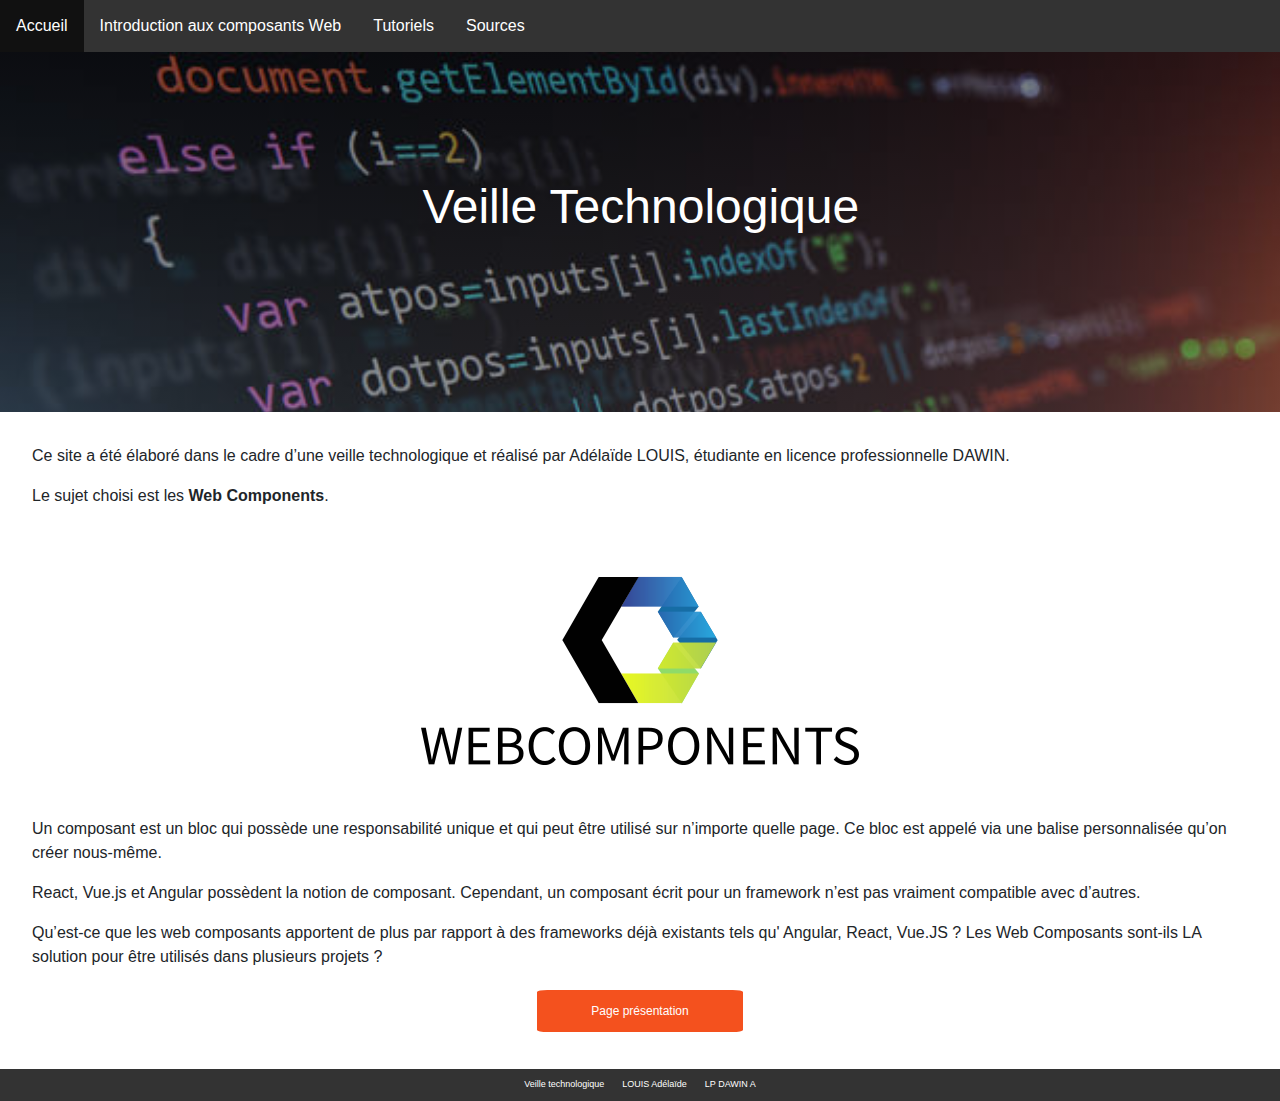
<file: index.html>
<html lang="fr">

<head>
    <meta charset="UTF-8">
    <title>Web Component</title>
    <link rel="stylesheet" href="https://stackpath.bootstrapcdn.com/bootstrap/4.3.1/css/bootstrap.min.css"
        integrity="sha384-ggOyR0iXCbMQv3Xipma34MD+dH/1fQ784/j6cY/iJTQUOhcWr7x9JvoRxT2MZw1T" crossorigin="anonymous">
    <link rel="stylesheet" href="assets/css/style.css">

    <script src="assets/js/layout.js"></script>
    <script src="assets/js/button.js"></script>
</head>

<body>
    <my-nav></my-nav>
    <div class="div-img">
        <span>Veille Technologique</span>
    </div>
    <main>

        <p>Ce site a été élaboré dans le cadre d’une veille technologique et réalisé par Adélaïde LOUIS, étudiante en
            licence professionnelle DAWIN.</p>

        <p>Le sujet choisi est les <span>Web Components</span>.</p>
        <div class="w-100 d-flex justify-content-lg-center"><img class="align-self-center"
                src="assets/img/home/logo.png" alt="logo web component" /></div>

        <p>Un composant est un bloc qui possède une responsabilité unique et qui peut être utilisé sur n’importe quelle
            page. Ce bloc est appelé via une balise personnalisée qu’on créer nous-même. </p>

        <p>React, Vue.js et Angular possèdent la notion de composant. Cependant, un composant écrit pour un framework
            n’est pas vraiment compatible avec d’autres.</p>

        <p>Qu’est-ce que les web composants apportent de plus par rapport à des frameworks déjà existants tels qu'
            Angular, React, Vue.JS ? Les Web Composants sont-ils LA solution pour être utilisés dans plusieurs projets ?
        </p>
        <my-button class="d-flex justify-content-lg-center"></my-button>
    </main>
    <my-footer class="w-100"></my-footer>
</body>


</html>
</file>
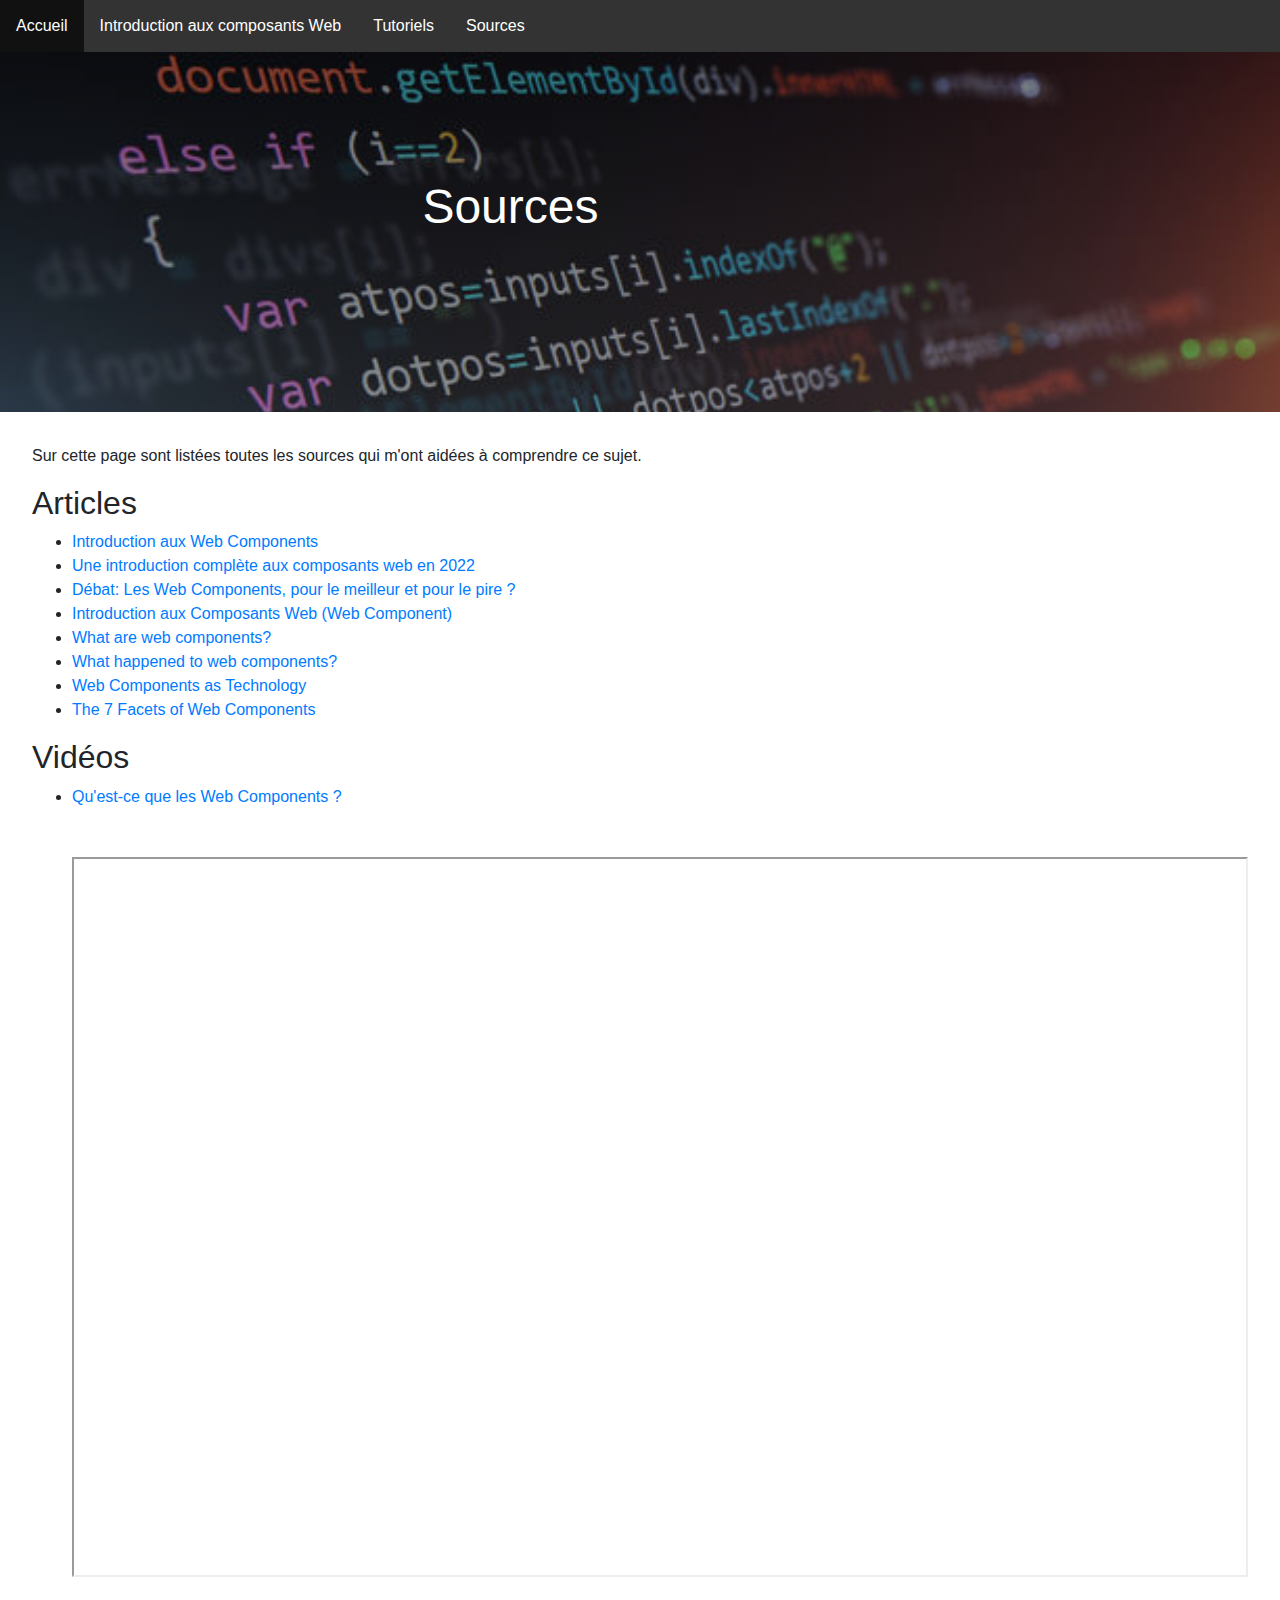
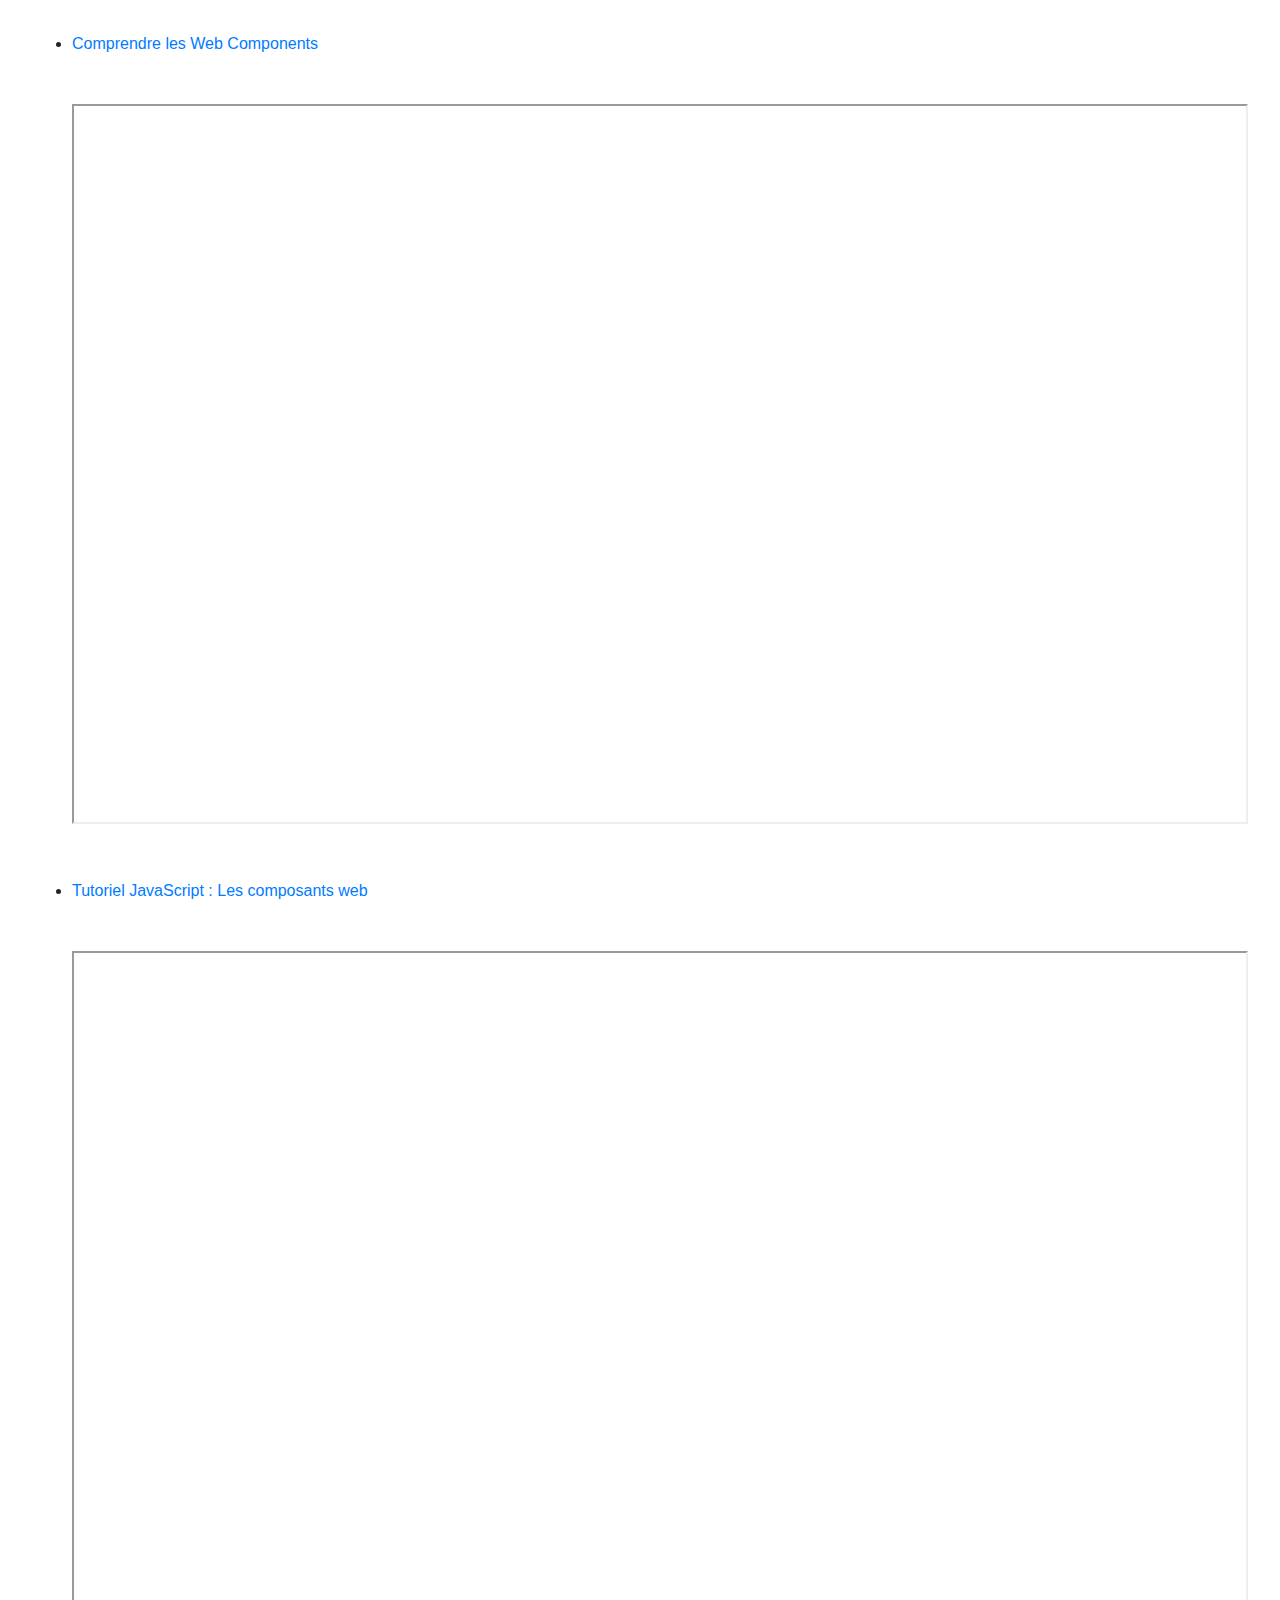
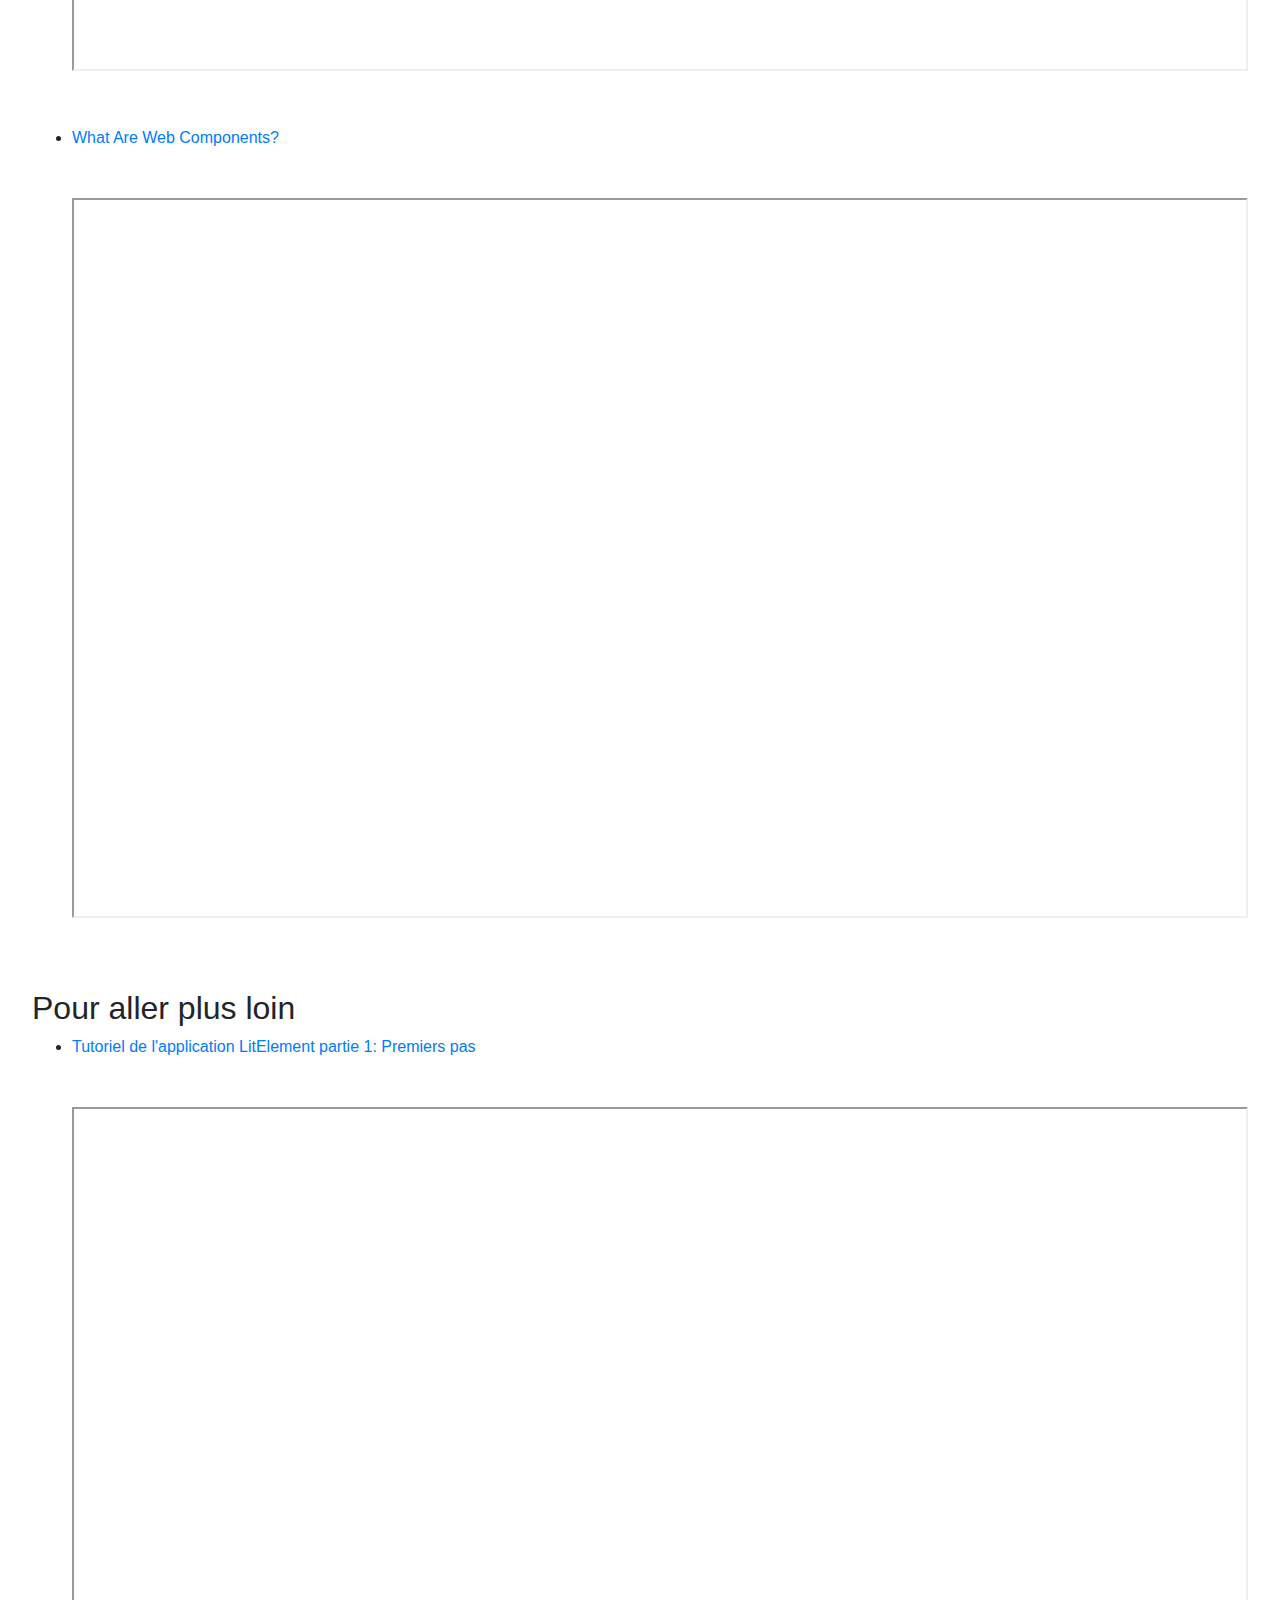
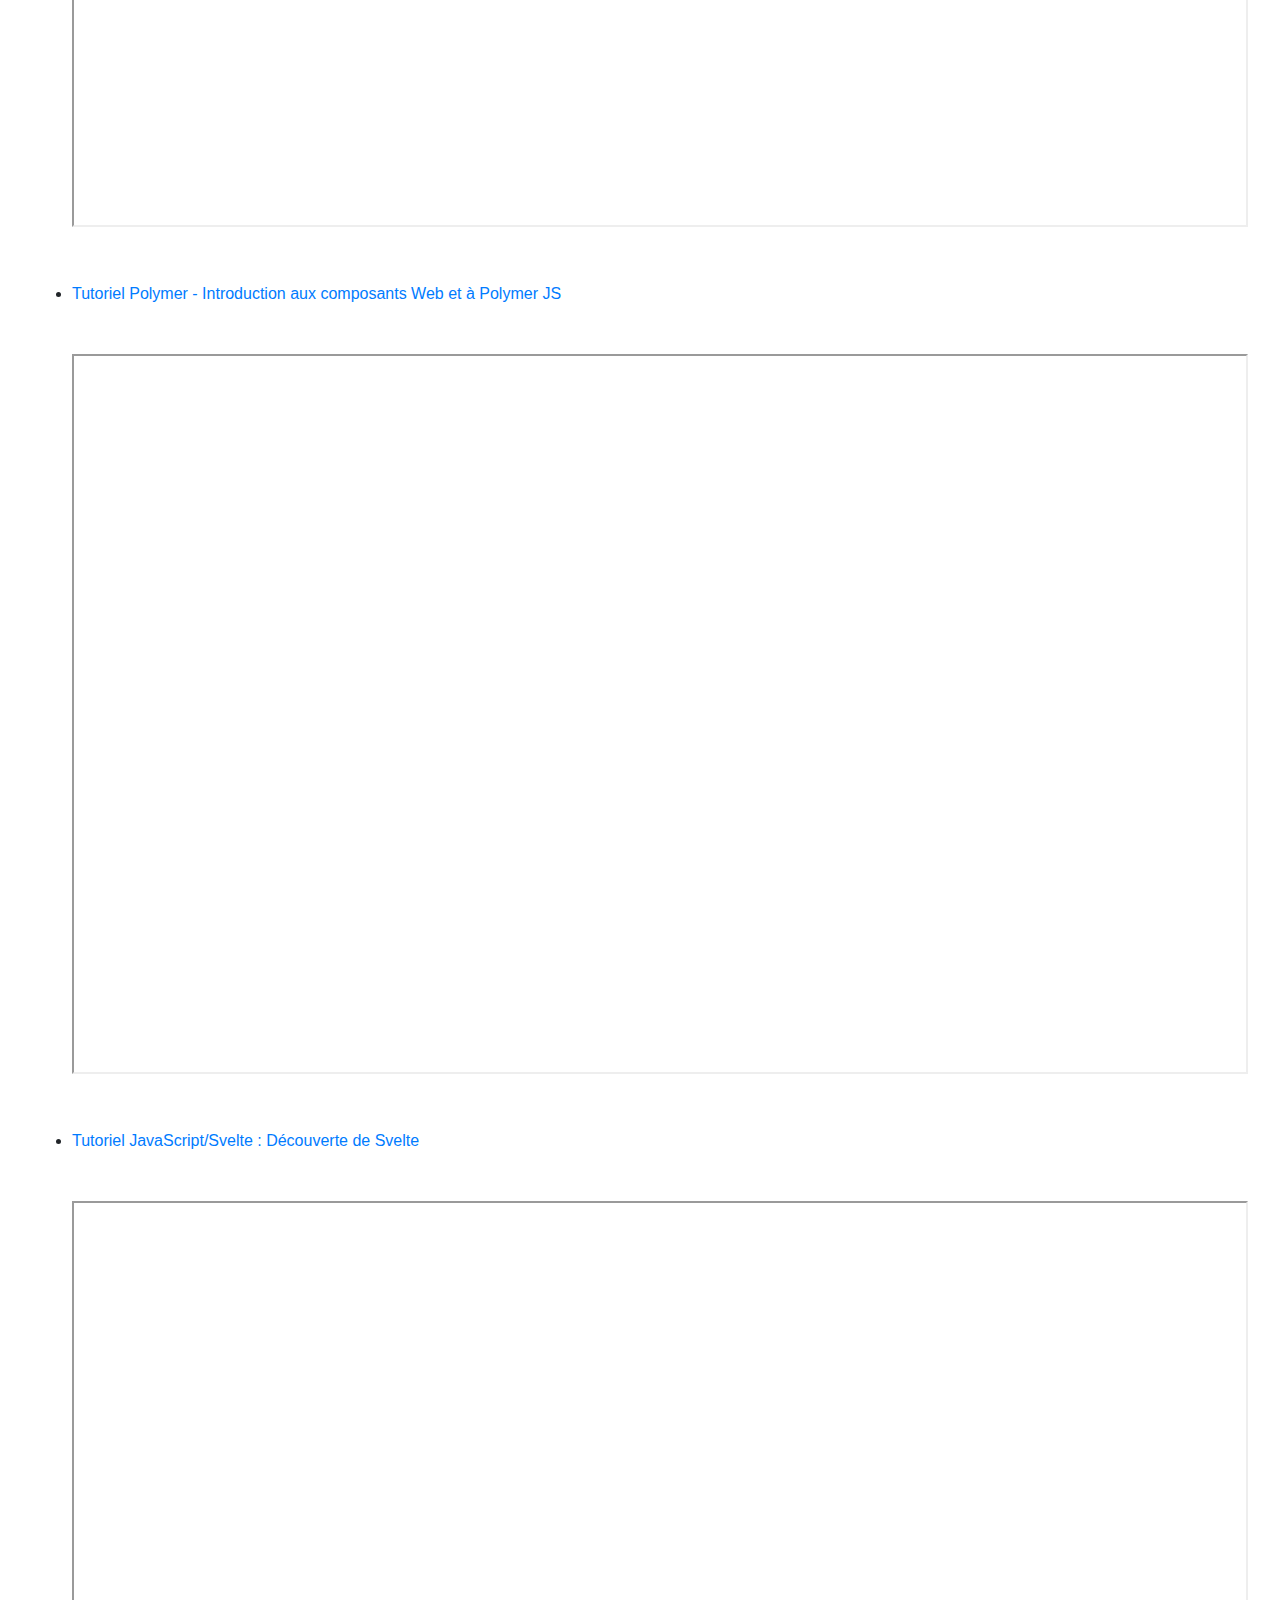
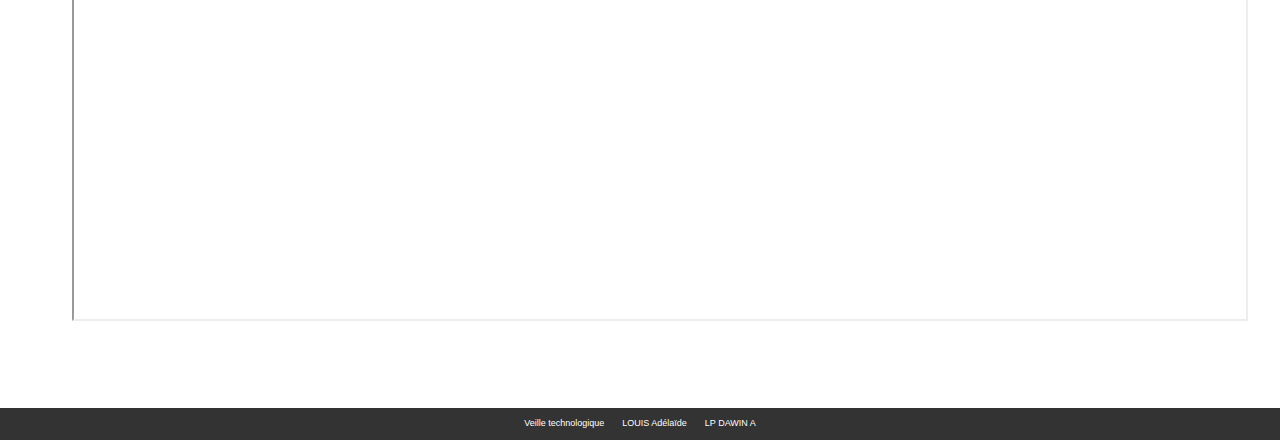
<file: sources.html>
<html lang="fr">

<head>
    <meta charset="UTF-8">
    <title>Web Component</title>
    <link rel="stylesheet" href="https://stackpath.bootstrapcdn.com/bootstrap/4.3.1/css/bootstrap.min.css"
        integrity="sha384-ggOyR0iXCbMQv3Xipma34MD+dH/1fQ784/j6cY/iJTQUOhcWr7x9JvoRxT2MZw1T" crossorigin="anonymous">
    <link rel="stylesheet" href="assets/css/style.css">
    <link rel="stylesheet" href="assets/css/source.css">
    <script src="assets/js/layout.js"></script>

</head>

<body>
    <my-nav title="Test"></my-nav>
    <div class="div-img">
        <span>Sources</span>
    </div>
    <main>

        <p>Sur cette page sont listées toutes les sources qui m'ont aidées à comprendre ce sujet.
        </p>
        <article>
            <h2>Articles</h2>
            <ul>
                <li><a href="https://blog.soat.fr/2015/02/html-5-introduction-aux-web-components/">Introduction aux Web
                        Components</a></li>
                <li><a href="https://kinsta.com/fr/blog/composants-web/">Une introduction complète aux composants web en
                        2022</a></li>
                <li>
                    <a href="https://sylvainpv.developpez.com/publications/web-components-debat/">Débat: Les Web
                        Components, pour le meilleur et pour le pire ?</a>
                </li>
                <li><a href="https://lerjen.me/introductions-aux-composants-web-webcomponent/">Introduction aux
                        Composants Web (Web Component)</a></li>
                <li><a href="https://www.webcomponents.org/introduction">What are web components?</a></li>
                <li><a href="https://blog.logrocket.com/what-happened-to-web-components/">What happened to web
                        components?</a></li>
                <li><a href="https://medium.com/front-end-weekly/web-components-as-technology-38c5340d89ef">Web
                        Components as Technology</a></li>
                <li><a
                        href="https://betterprogramming.pub/2020-007-the-facets-of-w3c-web-components-e76798ab7b29?gi=67084dbbb26e">The
                        7 Facets of Web Components</a></li>
            </ul>
        </article>
        <article>
            <h2>Vidéos</h2>
            <ul>
                <li><a href="https://www.youtube.com/watch?v=vdpzwAOg8so&ab_channel=bumbledev">Qu'est-ce que les Web
                        Components ?</a>
                    <br>
                    <iframe width="1264" height="480" src="https://www.youtube.com/embed/vdpzwAOg8so"
                        title="YouTube video player"
                        allow="accelerometer; autoplay; clipboard-write; encrypted-media; gyroscope; picture-in-picture"
                        allowfullscreen></iframe>
                </li>
                <li>
                    <a href="https://www.youtube.com/watch?v=hyqHtblORDY&ab_channel=L%27instantCode">Comprendre les
                        Web
                        Components</a>
                    <br>
                    <iframe width="1264" height="480" src="https://www.youtube.com/embed/hyqHtblORDY"
                        title="YouTube video player"
                        allow="accelerometer; autoplay; clipboard-write; encrypted-media; gyroscope; picture-in-picture"
                        allowfullscreen></iframe>
                </li>
                <li><a href="https://www.youtube.com/watch?v=lKm22TA5pzw&ab_channel=Grafikart.fr">Tutoriel JavaScript :
                        Les composants web</a>
                    <br>
                    <iframe width="1264" height="480" src="https://www.youtube.com/embed/lKm22TA5pzw"
                        title="YouTube video player"
                        allow="accelerometer; autoplay; clipboard-write; encrypted-media; gyroscope; picture-in-picture"
                        allowfullscreen></iframe>
                </li>
                <li><a href="https://www.youtube.com/watch?v=83W63gTVlSk&ab_channel=LevelUpTutse">What Are Web
                        Components?</a>
                    <br>
                    <iframe width="1264" height="480" src="https://www.youtube.com/embed/83W63gTVlSk"
                        title="YouTube video player"
                        allow="accelerometer; autoplay; clipboard-write; encrypted-media; gyroscope; picture-in-picture"
                        allowfullscreen></iframe>
                </li>
            </ul>
        </article>
        <article id="plus">
            <h2>Pour aller plus loin</h2>
            <ul>
                <li>
                    <a href="https://www.youtube.com/watch?v=UcCsGZDCw-Q&ab_channel=vaadinofficial">Tutoriel de
                        l'application LitElement partie 1: Premiers pas</a>
                    <iframe width="1264" height="480" src="https://www.youtube.com/embed/UcCsGZDCw-Q"
                        title="YouTube video player"
                        allow="accelerometer; autoplay; clipboard-write; encrypted-media; gyroscope; picture-in-picture"
                        allowfullscreen></iframe>
                </li>
                <li>
                    <a href="https://www.youtube.com/watch?v=tvafAyxkuVk&ab_channel=FullstackAcademy">Tutoriel Polymer -
                        Introduction aux composants Web et à Polymer JS</a>
                    <iframe width="1264" height="480" src="https://www.youtube.com/embed/tvafAyxkuVk"
                        title="YouTube video player"
                        allow="accelerometer; autoplay; clipboard-write; encrypted-media; gyroscope; picture-in-picture"
                        allowfullscreen></iframe>
                </li>
                <li>
                    <a href="https://www.youtube.com/watch?v=H0wHx_ID_vo&ab_channel=Grafikart.fr">Tutoriel
                        JavaScript/Svelte : Découverte de Svelte</a>
                    <iframe width="1264" height="480" src="https://www.youtube.com/embed/H0wHx_ID_vo"
                        title="YouTube video player"
                        allow="accelerometer; autoplay; clipboard-write; encrypted-media; gyroscope; picture-in-picture"
                        allowfullscreen></iframe>
                </li>
            </ul>
        </article>
    </main>
    <my-footer class="w-100"></my-footer>
</body>

</html>
</file>
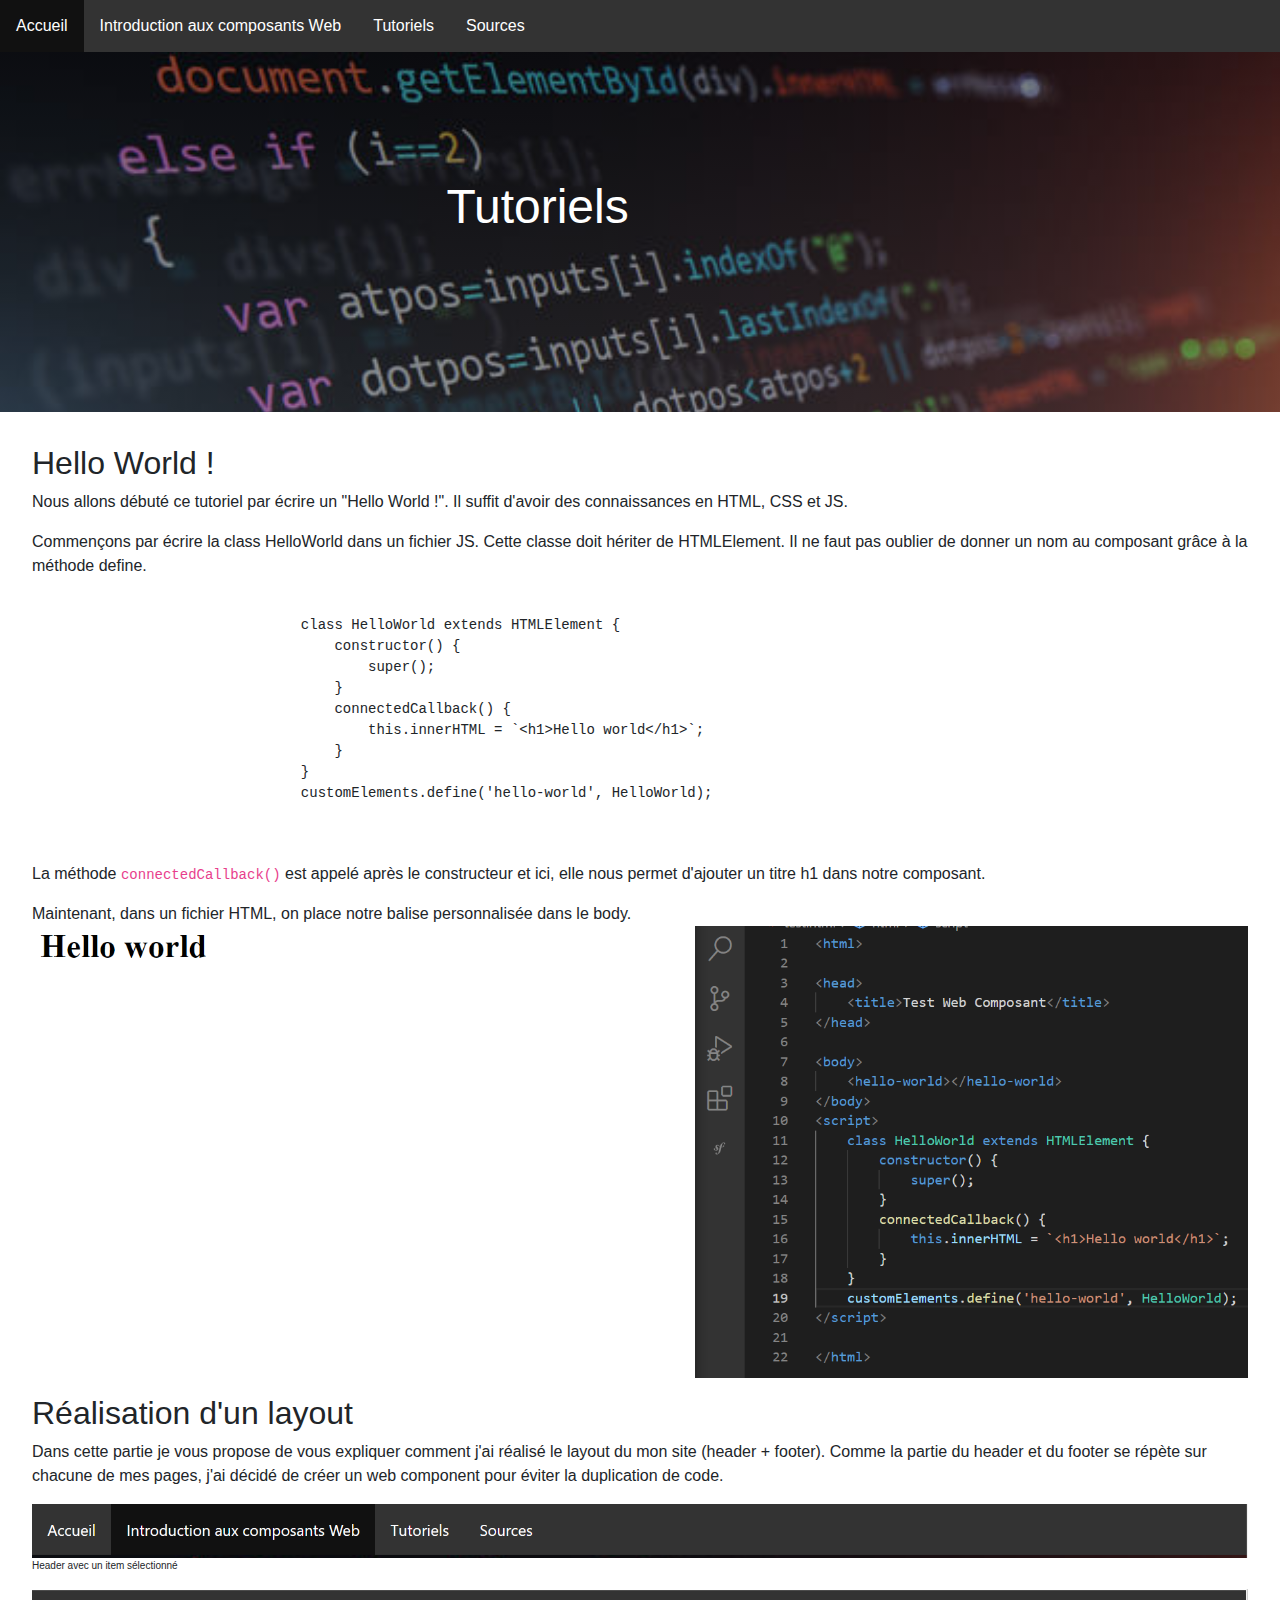
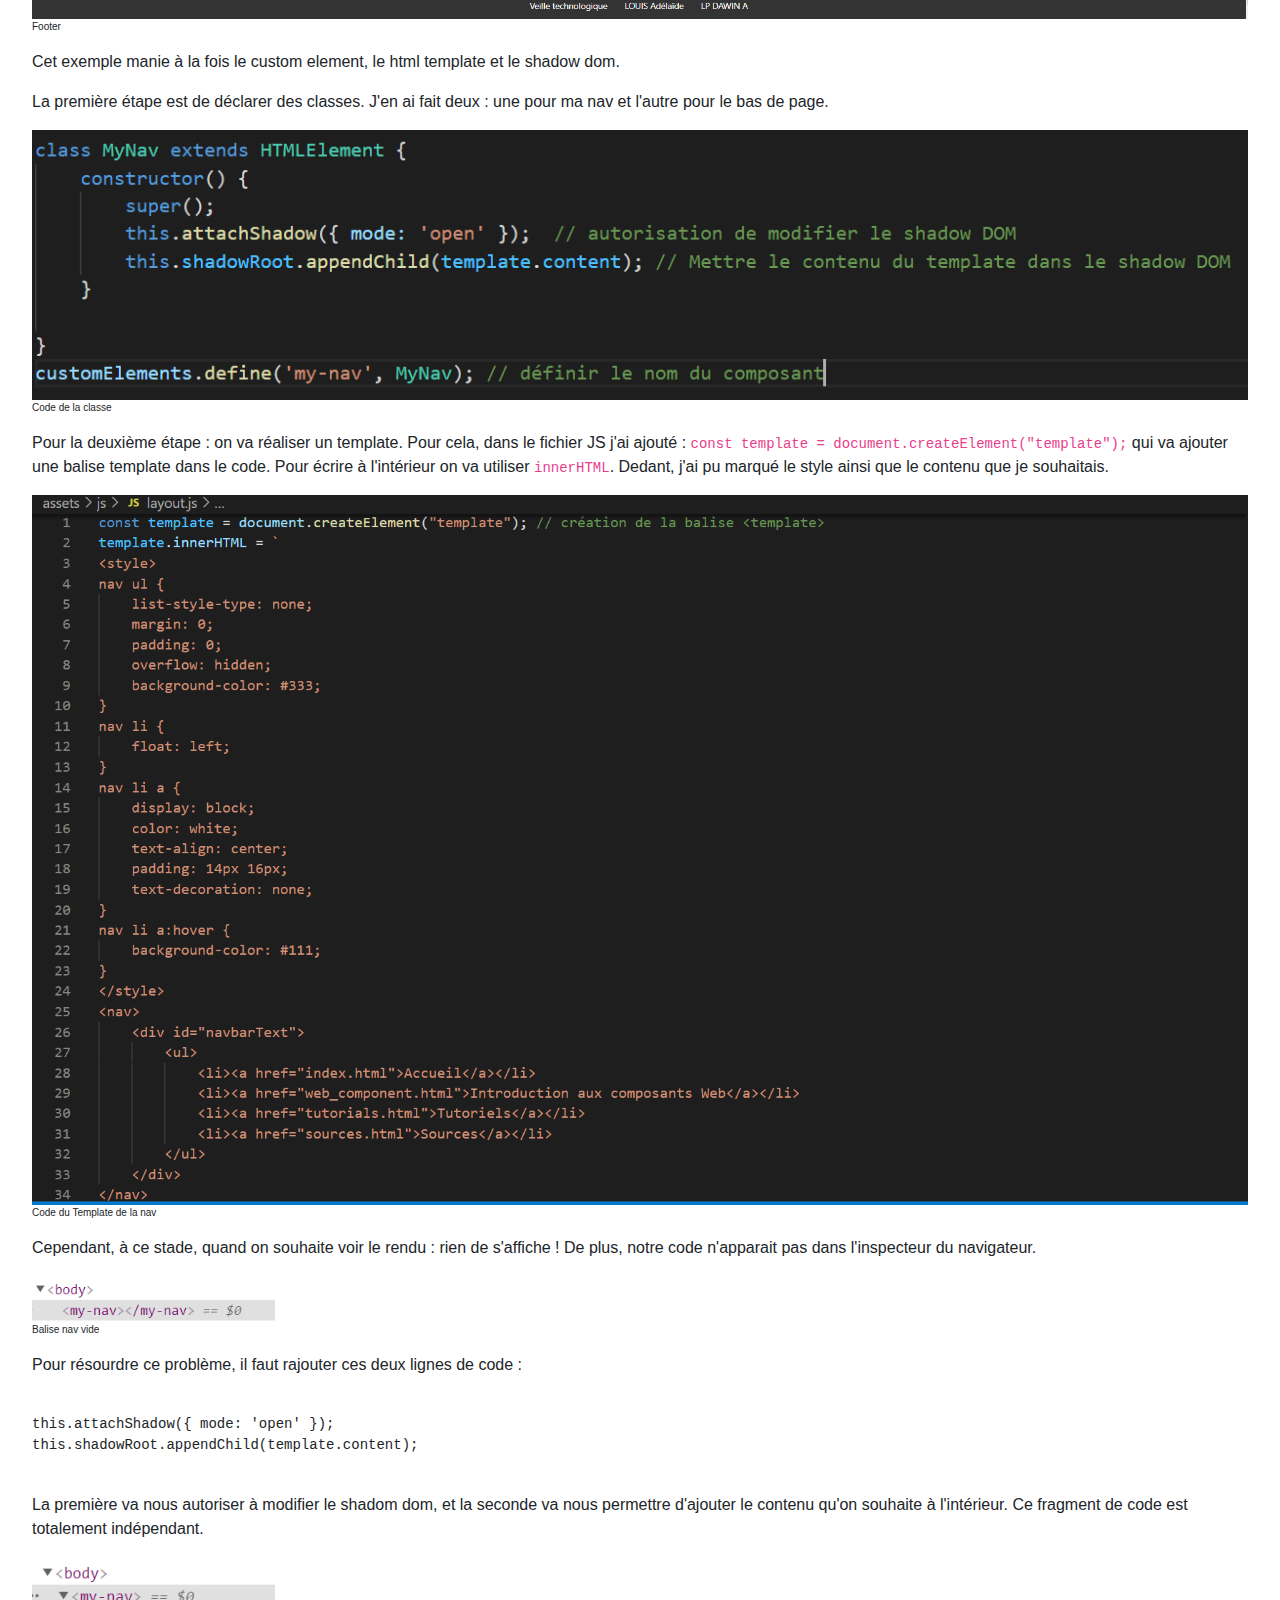
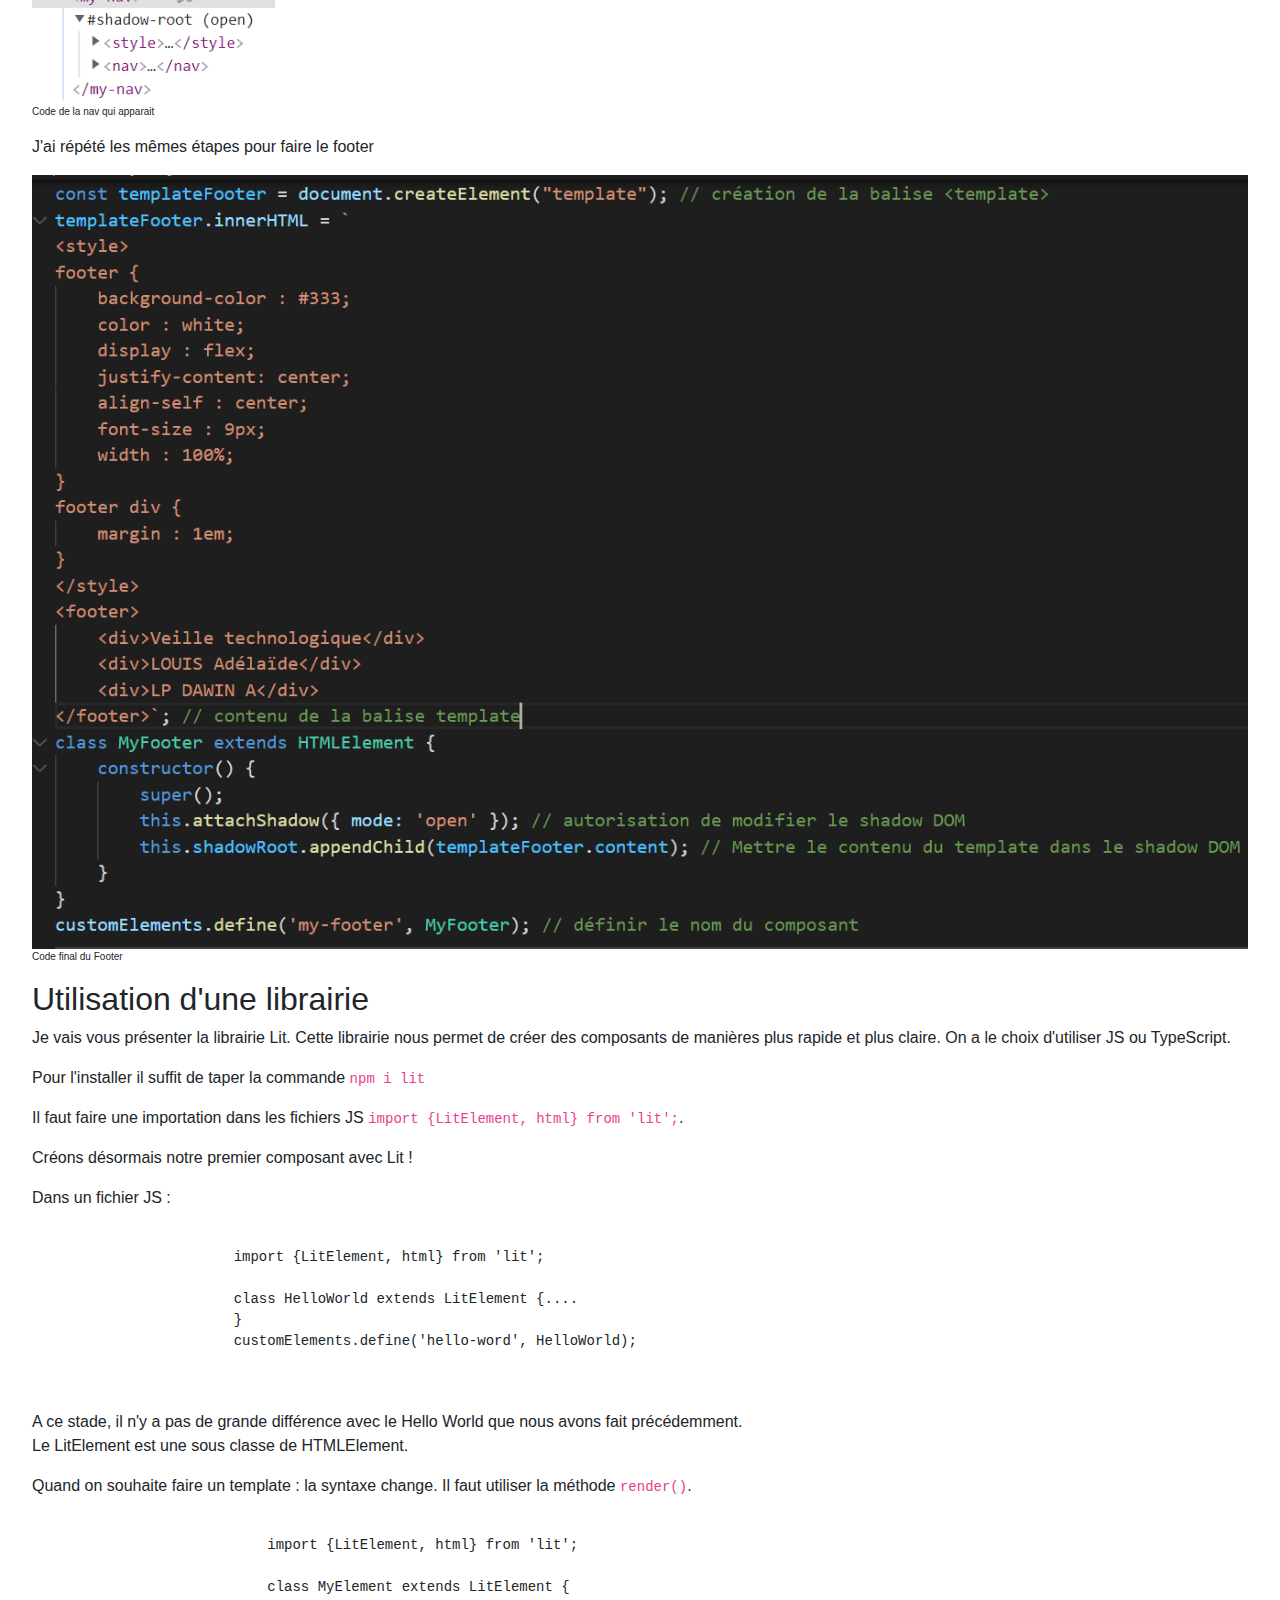
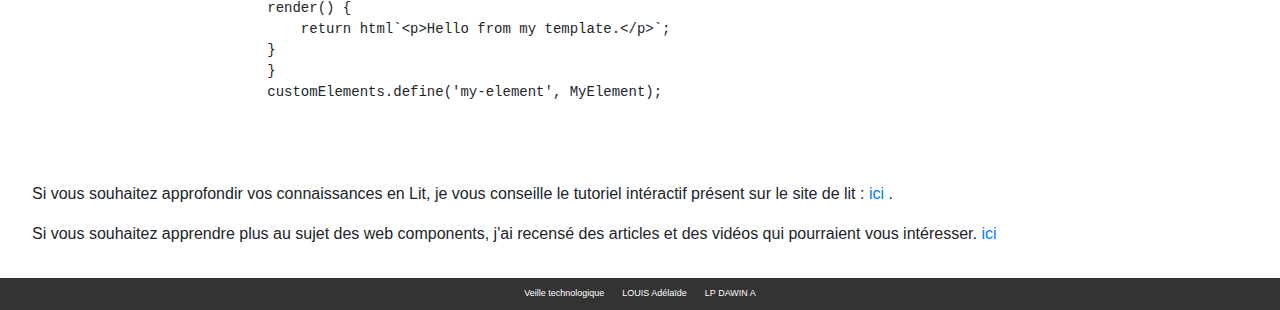
<file: tutorials.html>
<html lang="fr">

<head>
    <meta charset="UTF-8">
    <title>Web Component</title>
    <link rel="stylesheet" href="https://stackpath.bootstrapcdn.com/bootstrap/4.3.1/css/bootstrap.min.css"
        integrity="sha384-ggOyR0iXCbMQv3Xipma34MD+dH/1fQ784/j6cY/iJTQUOhcWr7x9JvoRxT2MZw1T" crossorigin="anonymous">
    <link rel="stylesheet" href="assets/css/style.css">
    <link rel="stylesheet" href="assets/css/tuto.css">
    <script src="assets/js/layout.js"></script>
</head>

<body>
    <my-nav></my-nav>
    <div class="div-img">
        <span class="ml-lg-4">Tutoriels</span>
    </div>
    <main>
        <article>
            <h2>Hello World !</h2>
            <p>Nous allons débuté ce tutoriel par écrire un "Hello World !". Il suffit d'avoir des connaissances en
                HTML, CSS et JS.</p>
            <p>
                Commençons par écrire la class HelloWorld dans un fichier JS. Cette classe doit hériter de
                HTMLElement. Il ne faut pas oublier de donner un nom au composant grâce à la méthode define.
            </p>
            <pre>
                            <code>
                                class HelloWorld extends HTMLElement {
                                    constructor() {
                                        super();
                                    }
                                    connectedCallback() {
                                        this.innerHTML = `&lt;h1>Hello world&lt;/h1>`;
                                    }
                                }
                                customElements.define('hello-world', HelloWorld);
                            </code>
                    </pre>

            <p>La méthode <code>connectedCallback()</code> est appelé après le constructeur et ici, elle nous permet
                d'ajouter un titre h1 dans notre composant.
            </p>
            <p>
                Maintenant, dans un fichier HTML, on place notre balise personnalisée dans le body.

                <img src="assets/img/tuto/hello.PNG" alt="tuto hello world" />
            </p>
        </article>
        <article>
            <h2>Réalisation d'un layout</h2>
            <p>Dans cette partie je vous propose de vous expliquer comment j'ai réalisé le layout du mon site
                (header + footer). Comme la partie du header et du footer se répète sur chacune de mes pages, j'ai
                décidé de créer un web component pour éviter la duplication de code.</p>
            <figure>
                <img class="img" src="assets/img/tuto/header_item2_selectionned.PNG" alt="Header">
                <figcaption>Header avec un item sélectionné</figcaption>
            </figure>
            <figure>
                <img class="img" src="assets/img/tuto/footer.PNG" alt="Footer">
                <figcaption>Footer</figcaption>
            </figure>
            <p>Cet exemple manie à la fois le custom element, le html template et le shadow dom.</p>
            <p>La première étape est de déclarer des classes. J'en ai fait deux : une pour ma nav et l'autre pour le
                bas de page.</p>
            <figure>
                <img class="img" src="assets/img/tuto/mNav.PNG" alt="Code de la nav">
                <figcaption>Code de la classe</figcaption>
            </figure>
            <p>Pour la deuxième étape : on va réaliser un template. Pour cela, dans le fichier JS j'ai ajouté :
                <code>const template = document.createElement("template");</code> qui va ajouter une balise template
                dans le code. Pour écrire à l'intérieur on va utiliser
                <code>innerHTML</code>. Dedant, j'ai pu marqué le style ainsi que le contenu que je souhaitais.
            </p>

            <figure>
                <img class="img" src="assets/img/tuto/mNav_2.png" alt="Code de la nav">
                <figcaption>Code du Template de la nav</figcaption>
            </figure>
            <p>Cependant, à ce stade, quand on souhaite voir le rendu : rien de s'affiche ! De plus, notre code
                n'apparait pas dans l'inspecteur du navigateur.
            </p>
            <figure>
                <img style="width:20%;" class="img" src="assets/img/tuto/my_nav.PNG" alt="Balise nav">
                <figcaption>Balise nav vide</figcaption>
            </figure>

            <p>
                Pour résourdre ce problème, il faut rajouter ces deux lignes de code :
            </p>
            <pre><code>
this.attachShadow({ mode: 'open' });
this.shadowRoot.appendChild(template.content);
                </code></pre>
            <p>La première va nous autoriser à modifier le shadom dom, et la seconde va nous permettre d'ajouter le
                contenu qu'on souhaite à l'intérieur. Ce fragment de code est totalement indépendant.
            </p>

            <figure>
                <img style="width:20%;" class="img" src="assets/img/tuto/shadow_dom_nav.PNG" alt="Shadow DOM nav">
                <figcaption>Code de la nav qui apparait</figcaption>
            </figure>

            <p>J'ai répété les mêmes étapes pour faire le footer</p>

            <figure>
                <img class="img" src="assets/img/tuto/footer_code.PNG" alt="Code du footer">
                <figcaption>Code final du Footer</figcaption>
            </figure>
        </article>
        <article>
            <h2>Utilisation d'une librairie</h2>
            <p>Je vais vous présenter la librairie Lit. Cette librairie nous permet de créer des composants de
                manières plus rapide et plus claire. On a le choix d'utiliser JS ou TypeScript.</p>
            <p>Pour l'installer il suffit de taper la commande <code>npm i lit</code></p>
            <p>Il faut faire une importation dans les fichiers JS
                <code>import {LitElement, html} from 'lit';</code>.
            </p>
            <p>Créons désormais notre premier composant avec Lit !</p>
            <p>Dans un fichier JS :</p>
            <pre>
                    <code>
                        import {LitElement, html} from 'lit';

                        class HelloWorld extends LitElement {....
                        }
                        customElements.define('hello-word', HelloWorld);
                    </code>
                </pre>
            <p>A ce stade, il n'y a pas de grande différence avec le Hello World que nous avons fait
                précédemment.<br />
                Le LitElement est une sous classe de HTMLElement.
            </p>
            <p>
                Quand on souhaite faire un template : la syntaxe change. Il faut utiliser la méthode
                <code>render()</code>.
            </p>
            <pre>
                        <code>
                            import {LitElement, html} from 'lit';

                            class MyElement extends LitElement {
                            render() {
                                return html`&lt;p>Hello from my template.&lt;/p>`;
                            }
                            }
                            customElements.define('my-element', MyElement);

                        </code>
                    </pre>
            <p>
                Si vous souhaitez approfondir vos connaissances en Lit, je vous conseille le tutoriel intéractif
                présent sur le site de lit : <a href="https://lit.dev/tutorial/">ici</a> .
            </p>
        </article>

        <p>Si vous souhaitez apprendre plus au sujet des web components, j'ai recensé des articles et des vidéos qui
            pourraient vous intéresser. <a href="sources.html">ici</a></p>
    </main>
    <my-footer class="w-100"></my-footer>
</body>

</html>
</file>
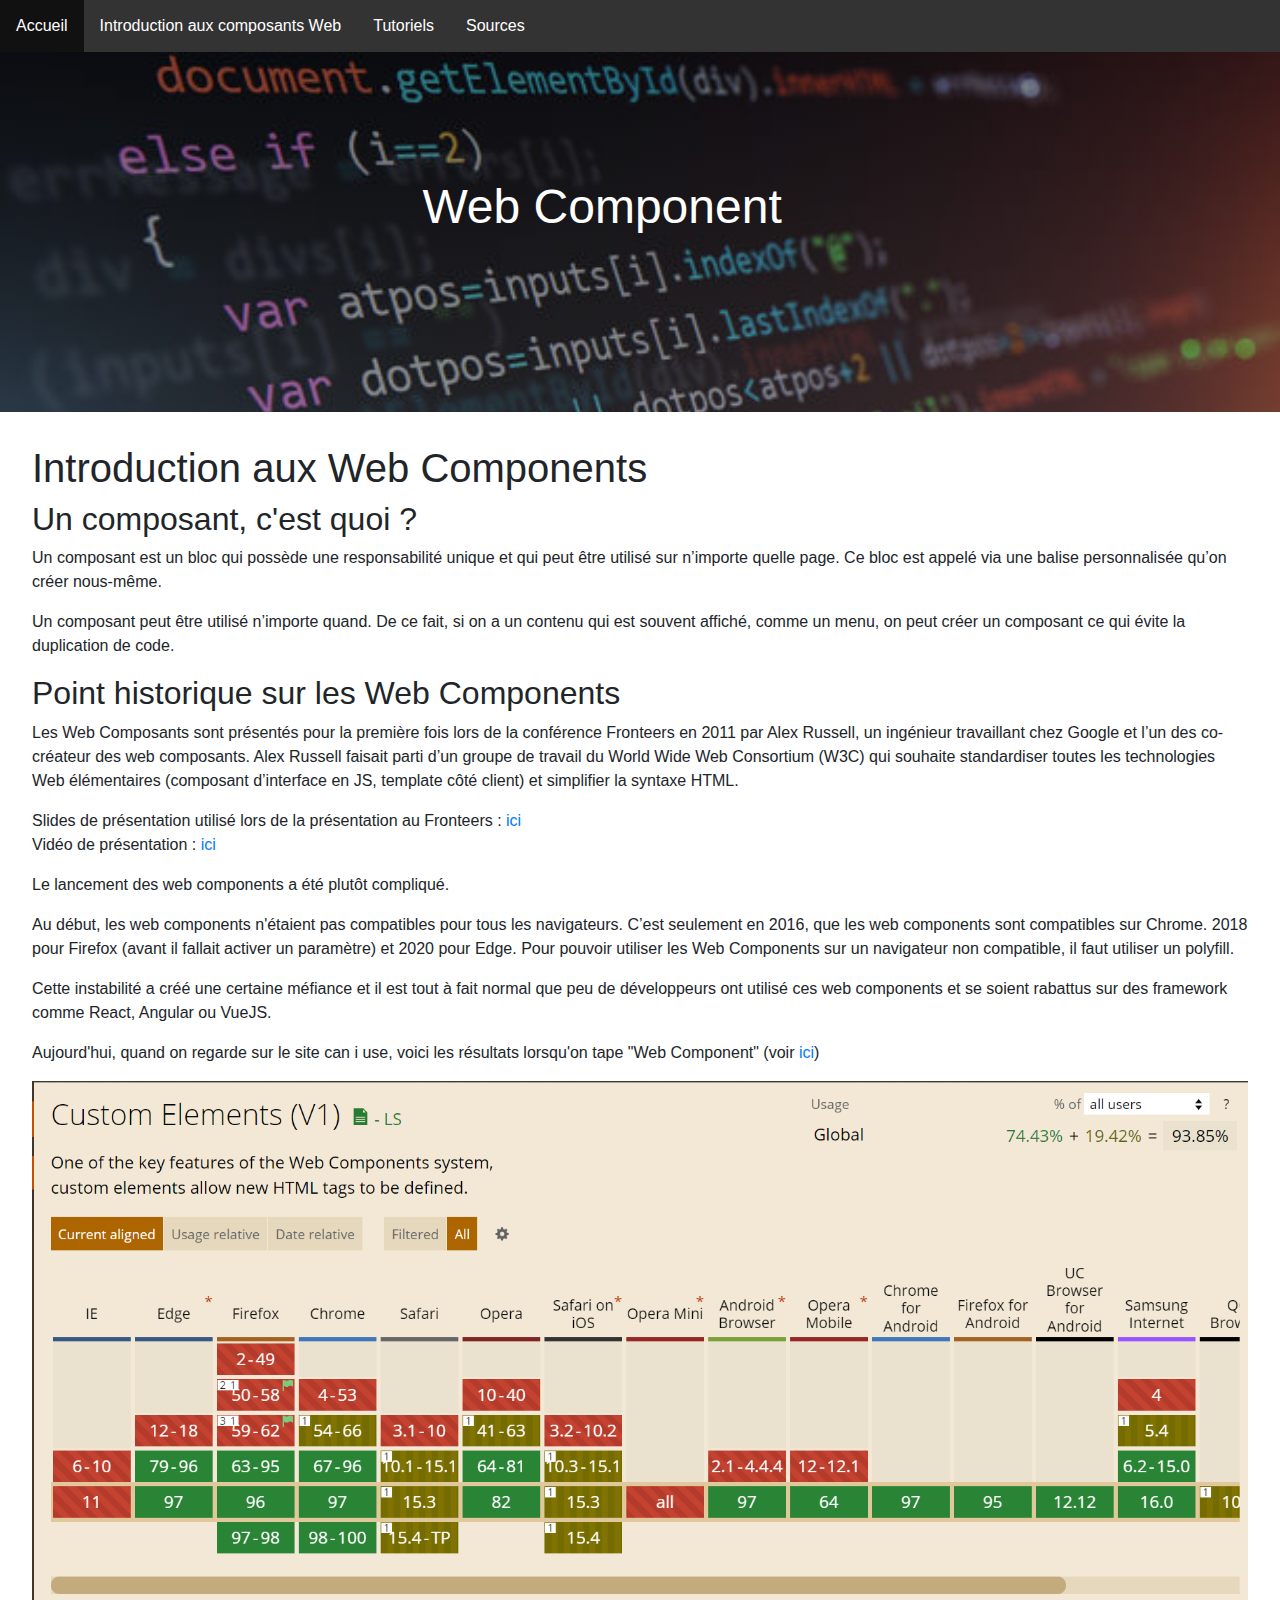
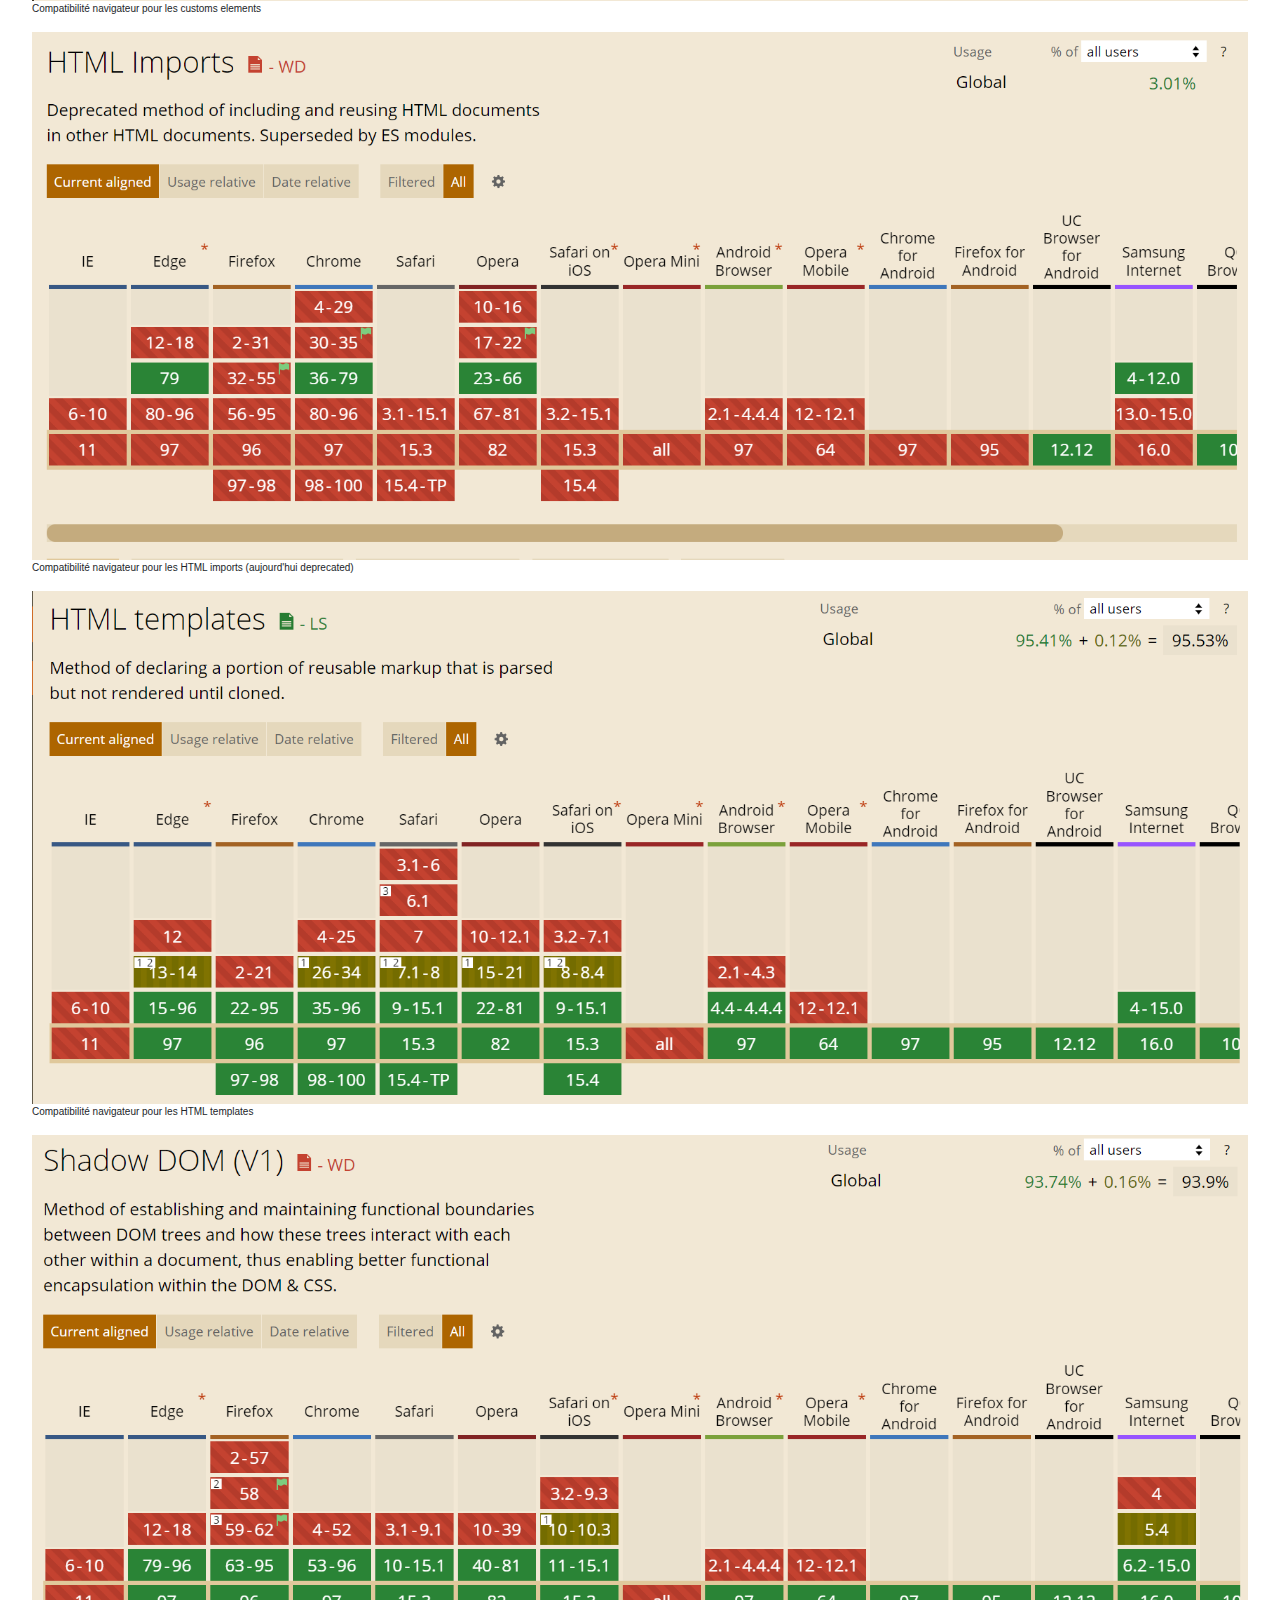
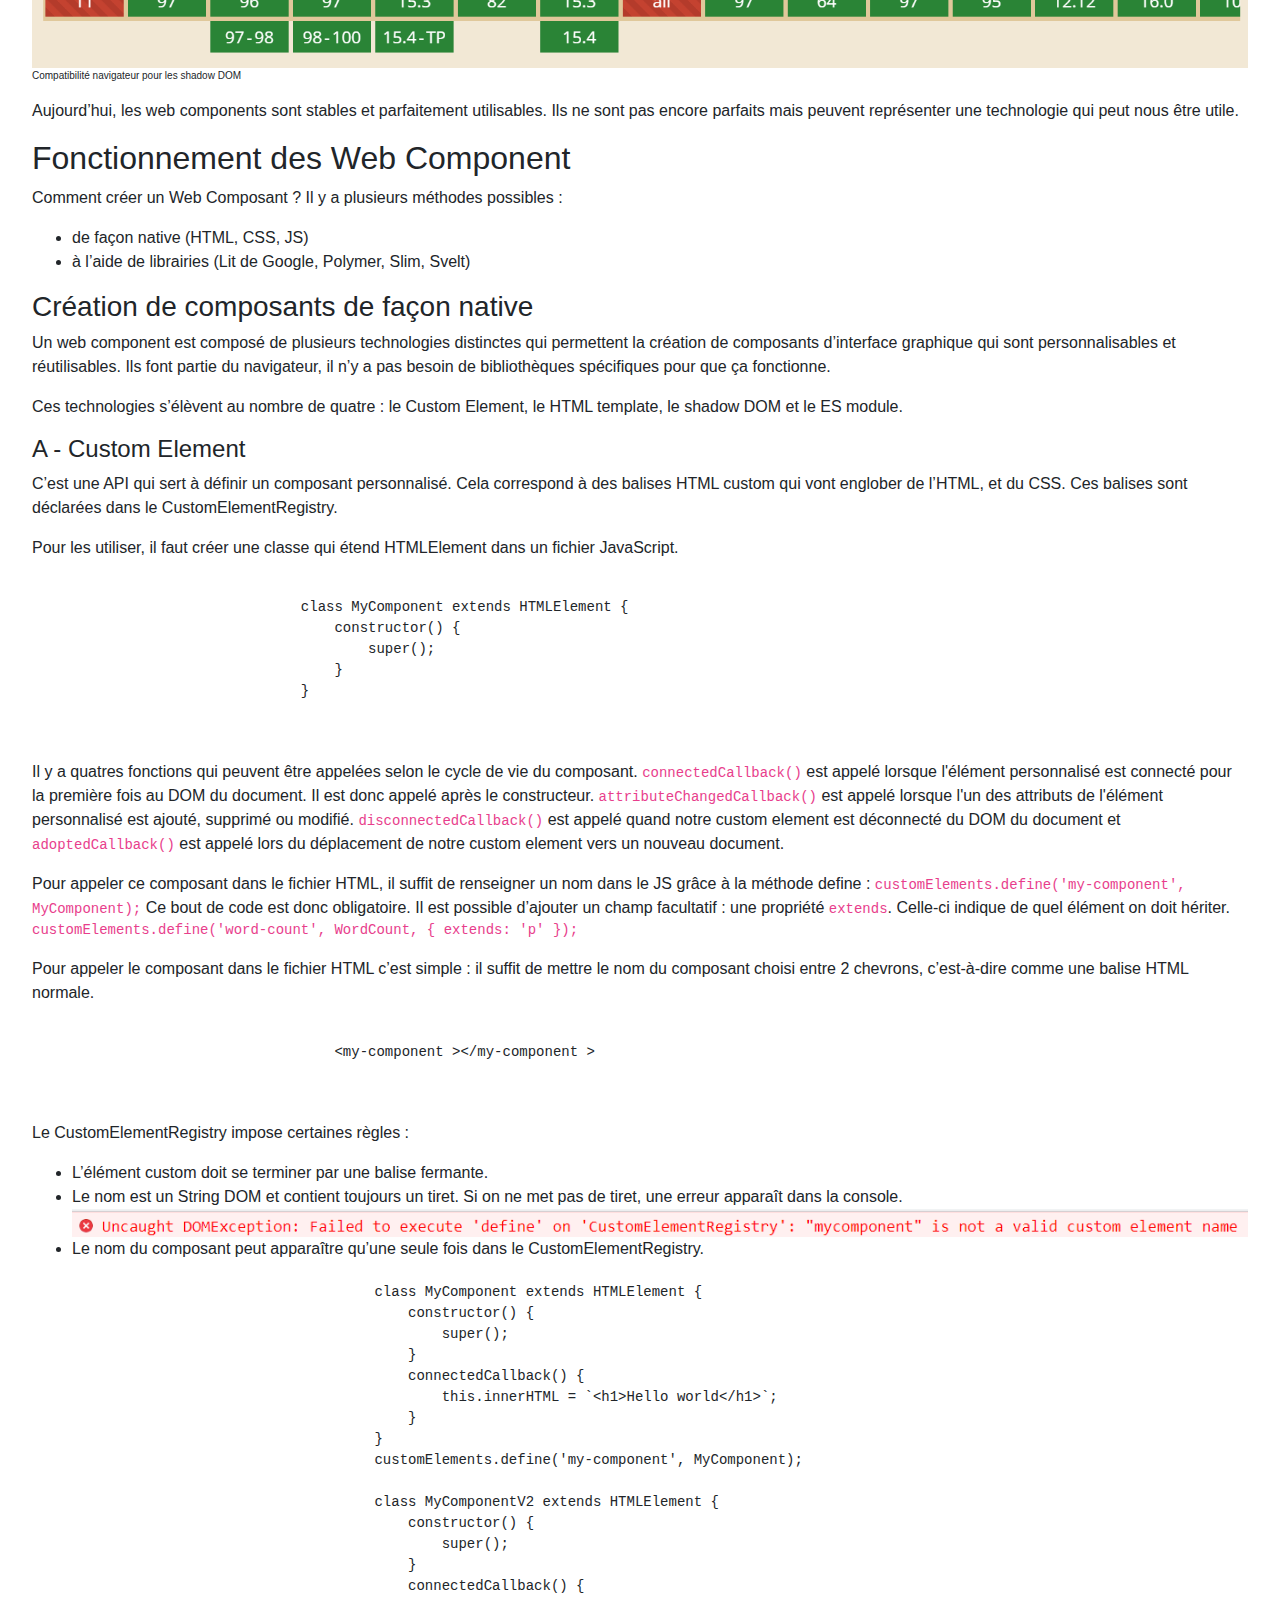
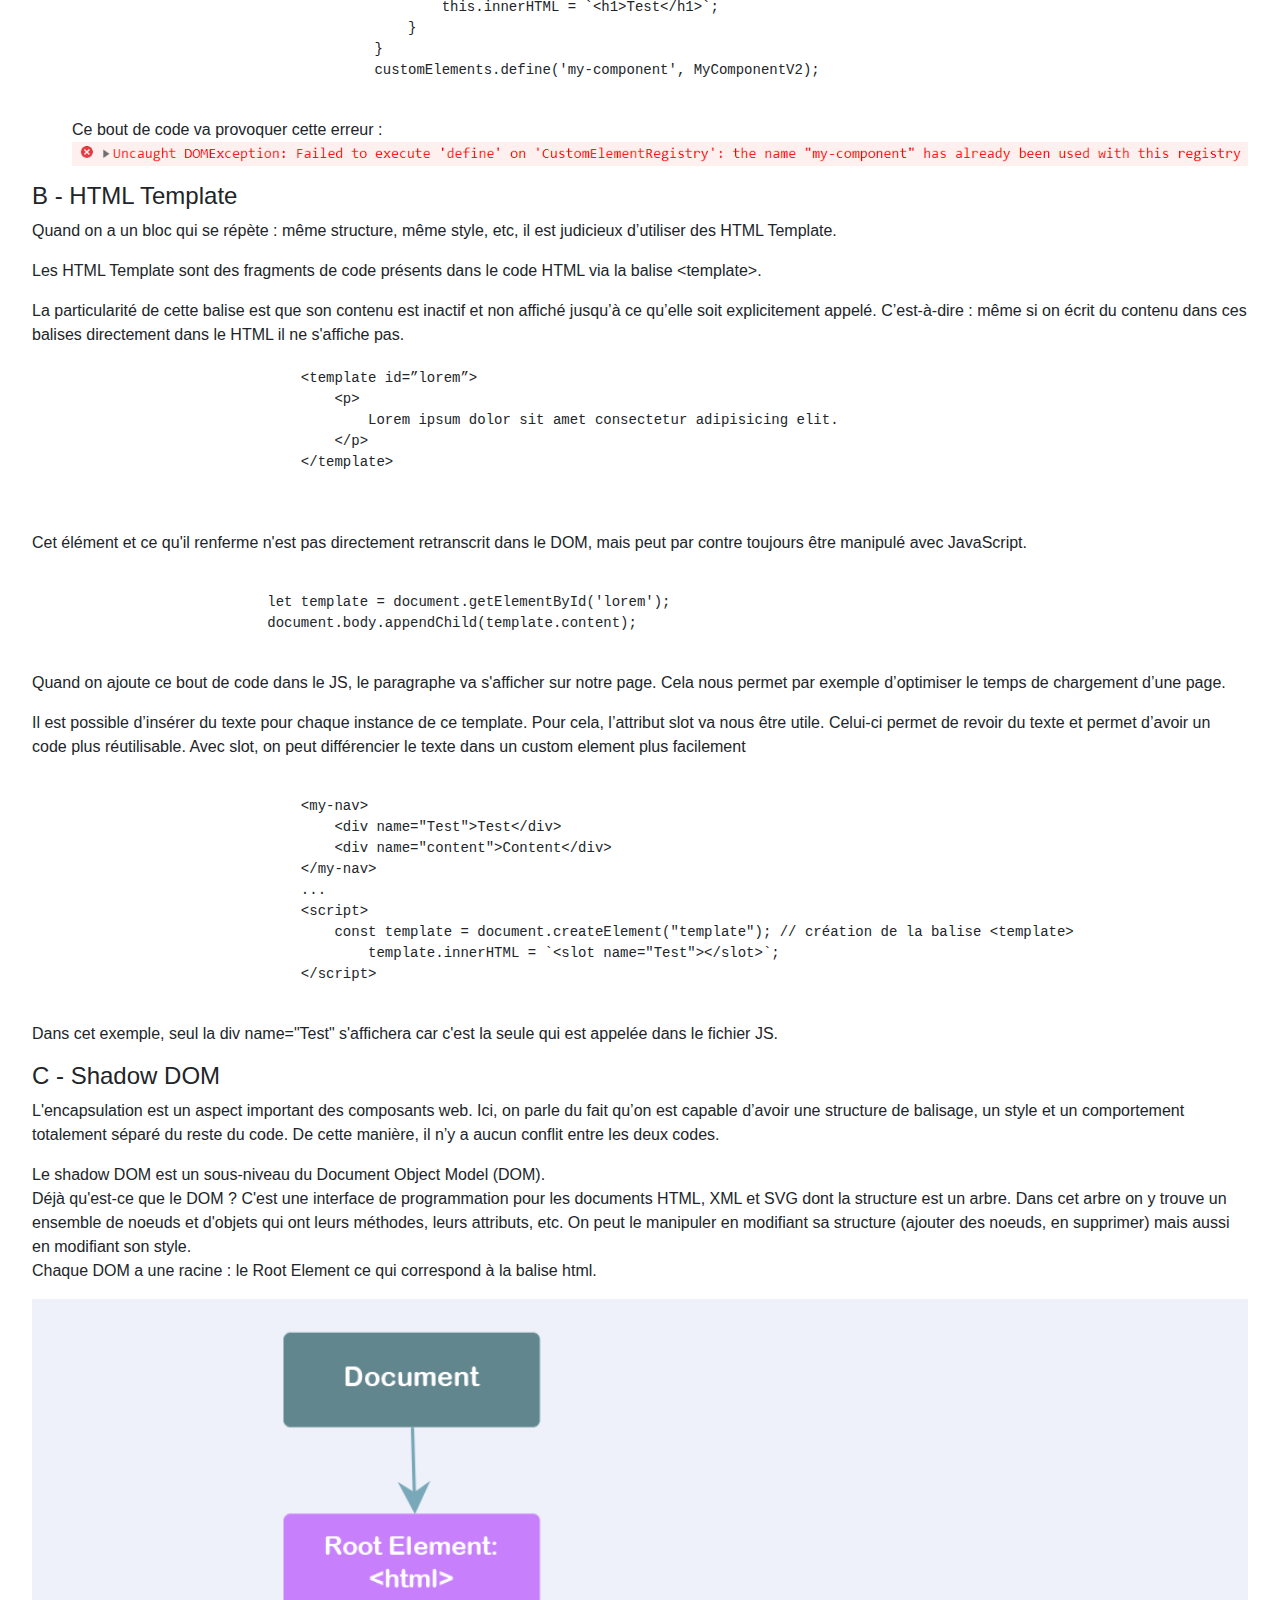
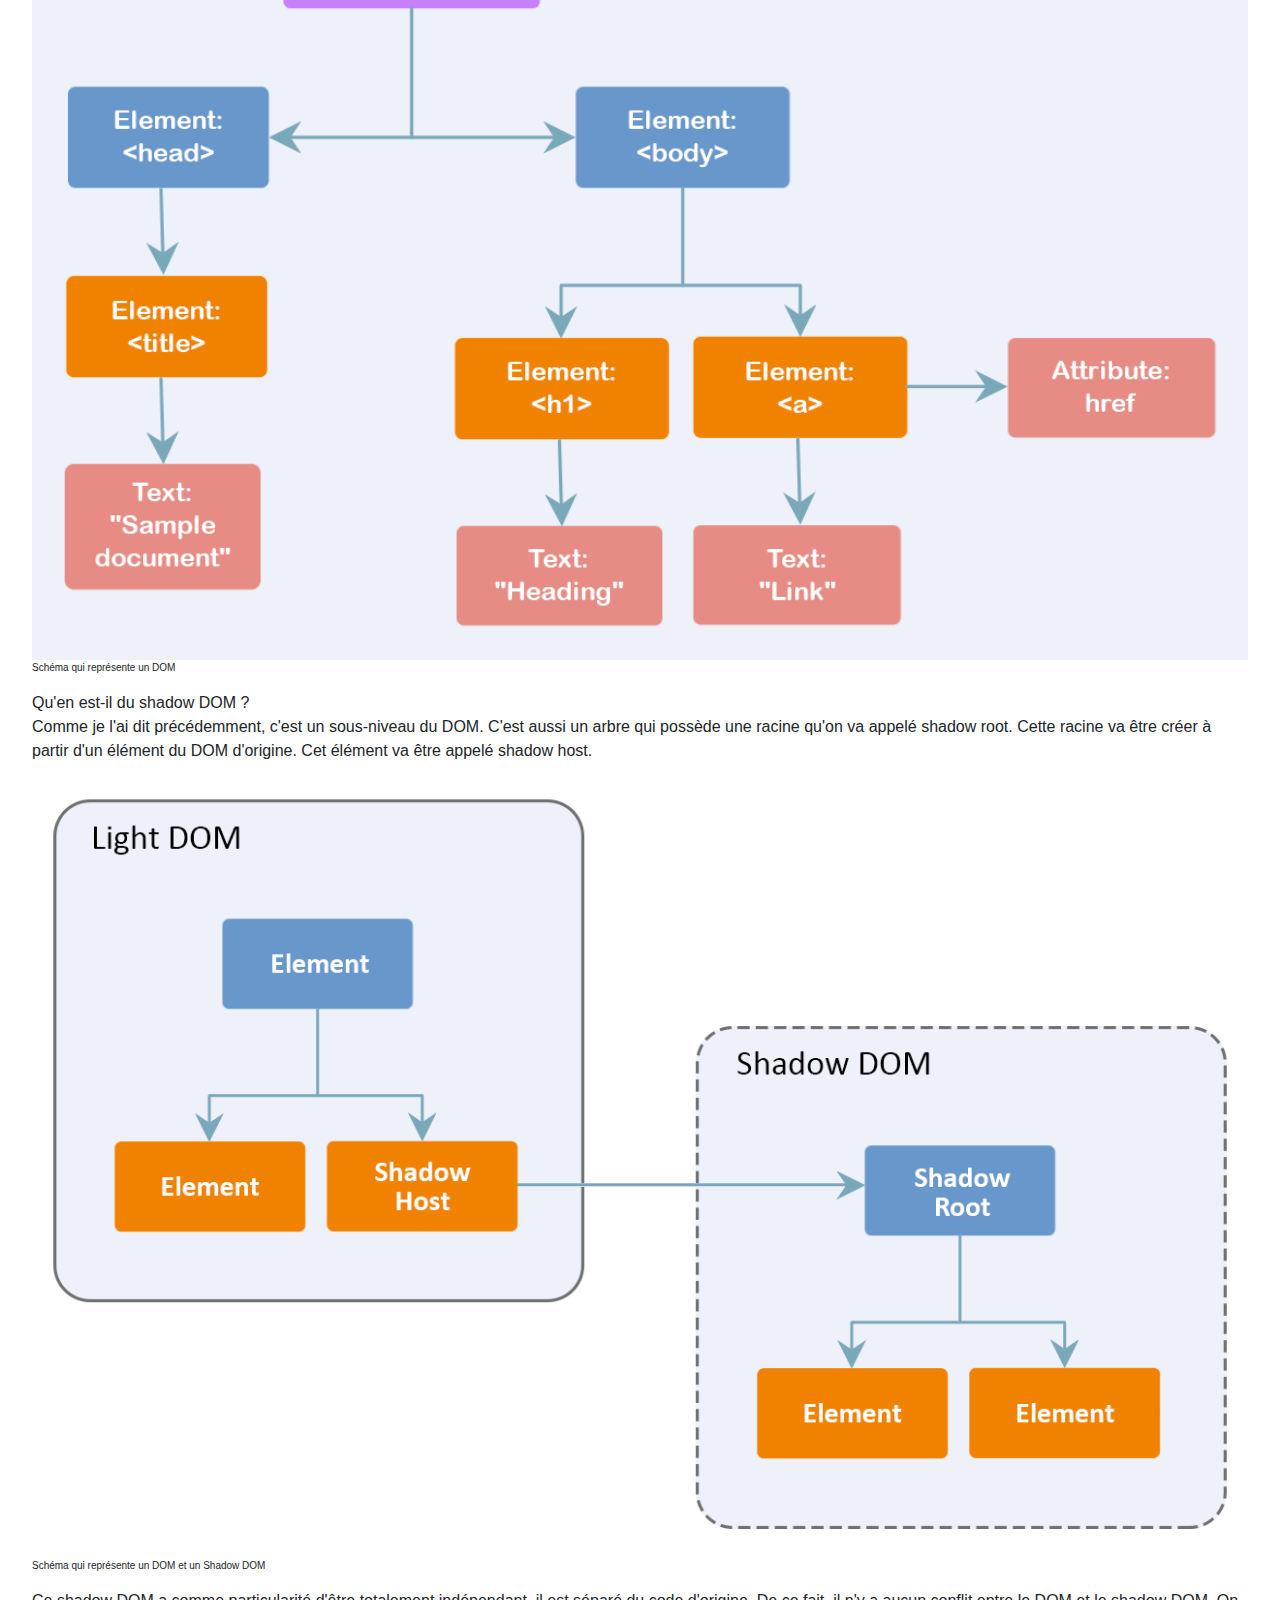
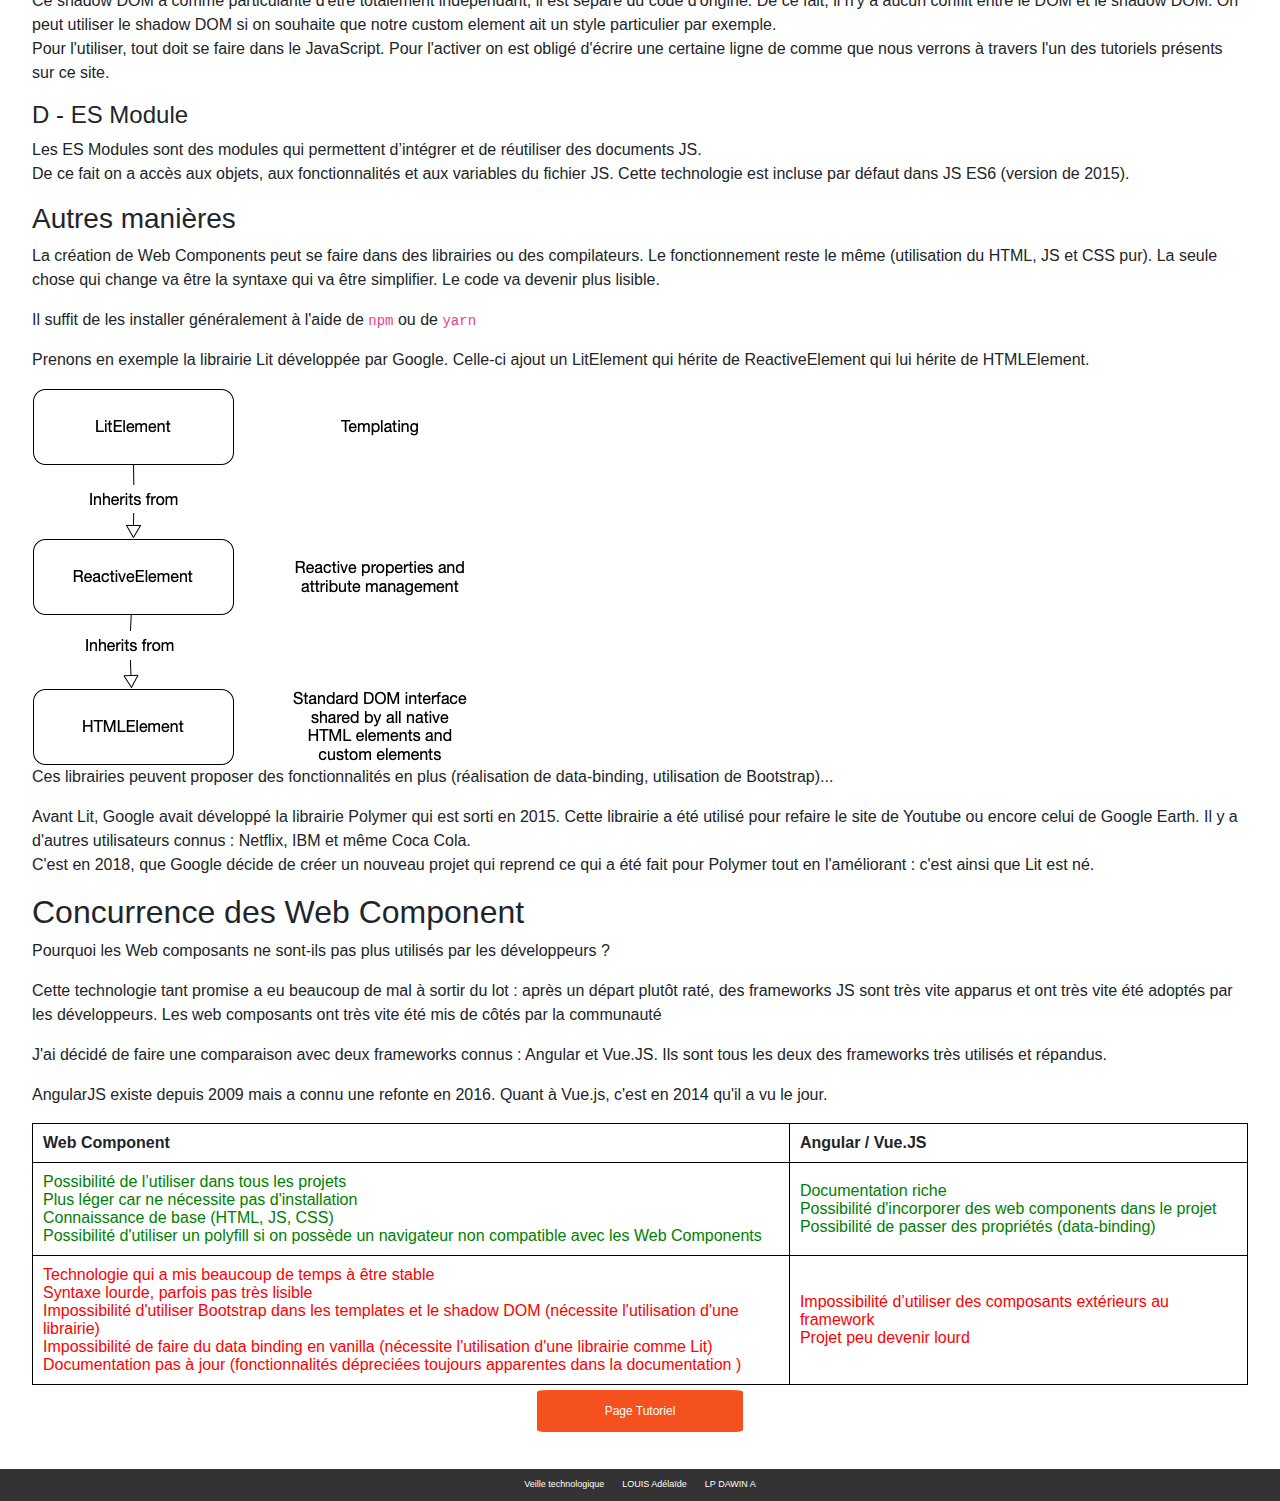
<file: web_component.html>
<html lang="fr">

<head>
    <meta charset="UTF-8">
    <title>Web Component</title>
    <link rel="stylesheet" href="https://stackpath.bootstrapcdn.com/bootstrap/4.3.1/css/bootstrap.min.css"
        integrity="sha384-ggOyR0iXCbMQv3Xipma34MD+dH/1fQ784/j6cY/iJTQUOhcWr7x9JvoRxT2MZw1T" crossorigin="anonymous">
    <link rel="stylesheet" href="assets/css/style.css">
    <link rel="stylesheet" href="assets/css/presentation.css">
    <script src="assets/js/layout.js"></script>
    <script src="assets/js/buttonTuto.js"></script>
</head>

<body>
    <my-nav></my-nav>
    <div class="div-img">
        <span>Web Component</span>
    </div>
    <main>
        <section>
            <h1>Introduction aux Web Components</h1>
            <article>
                <h2>Un composant, c'est quoi ?</h2>
                <p>Un composant est un bloc qui possède une responsabilité unique et qui peut être utilisé sur n’importe
                    quelle page. Ce bloc est appelé via une balise personnalisée qu’on créer nous-même.
                </p>
                <p> Un composant peut être utilisé n’importe quand. De ce fait, si on a un contenu qui est souvent
                    affiché, comme un menu, on peut créer un composant ce qui évite la duplication de code.
                </p>
            </article>
            <article>
                <h2>Point historique sur les Web Components</h2>
                <p>
                    Les Web Composants sont présentés pour la première fois lors de la conférence Fronteers en 2011 par
                    Alex Russell, un ingénieur travaillant chez Google et l’un des co-créateur des web composants. Alex
                    Russell faisait parti d’un groupe de travail du World Wide Web Consortium (W3C) qui souhaite
                    standardiser toutes les technologies Web élémentaires (composant d’interface en JS, template côté
                    client) et simplifier la syntaxe HTML.</p>
                <p>
                    Slides de présentation utilisé lors de la présentation au Fronteers : <a
                        href="https://infrequently.org/11/fronteers/fronteers.html#1">ici</a>
                    <br>
                    Vidéo de présentation : <a
                        href="https://fronteers.nl/congres/2011/sessions/web-components-and-model-driven-views-alex-russell">ici</a>
                </p>
                <p>Le lancement des web components a été plutôt compliqué. </p>

                <p>Au début, les web components n'étaient pas compatibles pour tous les navigateurs. C’est seulement en
                    2016, que les web components sont compatibles sur Chrome. 2018 pour Firefox (avant il fallait
                    activer un paramètre) et 2020 pour Edge. Pour pouvoir utiliser les Web Components sur un navigateur
                    non compatible, il faut utiliser un polyfill.</p>

                <p>Cette instabilité a créé une certaine méfiance et il est tout à fait normal que peu de développeurs
                    ont utilisé ces web components et se soient rabattus sur des framework comme React, Angular ou
                    VueJS.
                </p>

                <p>Aujourd'hui, quand on regarde sur le site can i use, voici les résultats lorsqu'on tape "Web
                    Component" (voir <a href="https://caniuse.com/?search=web%20component">ici</a>)
                </p>
                <figure>
                    <img class="img" src="assets/img/veille_tech/custom_element.PNG" alt="Can i use - custom element">
                    <figcaption>Compatibilité navigateur pour les customs elements</figcaption>
                </figure>

                <figure>
                    <img class="img" src="assets/img/veille_tech/html_import.PNG" alt="Can i use - html import">
                    <figcaption>Compatibilité navigateur pour les HTML imports (aujourd'hui deprecated)</figcaption>
                </figure>

                <figure>
                    <img class="img" src="assets/img/veille_tech/html_template.PNG" alt="Can i use - html template">
                    <figcaption>Compatibilité navigateur pour les HTML templates</figcaption>
                </figure>


                <figure>
                    <img class="img" src="assets/img/veille_tech/shadom_dom_0.png" alt="Can i use - shadom dom" />
                    <figcaption>Compatibilité navigateur pour les shadow DOM</figcaption>
                </figure>
                <p>Aujourd’hui, les web components sont stables et parfaitement utilisables. Ils ne sont pas encore
                    parfaits mais peuvent représenter une technologie qui peut nous être utile.</p>
            </article>
            <article>
                <h2>Fonctionnement des Web Component</h2>
                <div>
                    <p>Comment créer un Web Composant ?
                        Il y a plusieurs méthodes possibles :
                    </p>
                    <ul>
                        <li>de façon native (HTML, CSS, JS)</li>
                        <li>à l’aide de librairies (Lit de Google, Polymer, Slim, Svelt)
                        </li>
                    </ul>
                </div>
                <div>
                    <h3>Création de composants de façon native</h3>
                    <p>Un web component est composé de plusieurs technologies distinctes qui permettent la création de
                        composants d’interface graphique qui sont personnalisables et réutilisables.
                        Ils font partie du navigateur, il n’y a pas besoin de bibliothèques spécifiques pour que ça
                        fonctionne.</p>

                    <p>Ces technologies s’élèvent au nombre de quatre : le Custom Element, le HTML template, le shadow
                        DOM
                        et le ES module.</p>

                    <div>
                        <h4>A - Custom Element</h4>
                        <p>
                            C’est une API qui sert à définir un composant personnalisé. Cela correspond à des balises
                            HTML custom qui vont englober de l’HTML, et du CSS. Ces balises sont déclarées dans le
                            CustomElementRegistry.
                        </p>
                        <p>
                            Pour les utiliser, il faut créer une classe qui étend HTMLElement dans un fichier
                            JavaScript.
                        </p>
                        <pre>
                            <code>
                                class MyComponent extends HTMLElement {
                                    constructor() {
                                        super();
                                    }
                                }                            
                            </code>
                        </pre>

                        <p>
                            Il y a quatres fonctions qui peuvent être appelées selon le cycle de vie du composant.
                            <code>connectedCallback()</code> est appelé lorsque l'élément personnalisé est connecté pour
                            la première fois au DOM du document. Il est donc appelé après le constructeur.
                            <code>attributeChangedCallback()</code> est appelé lorsque l'un des attributs de l'élément
                            personnalisé est ajouté, supprimé ou modifié.
                            <code>disconnectedCallback()</code> est appelé quand notre custom element est déconnecté du
                            DOM du document et <code>adoptedCallback()</code> est appelé lors du déplacement de notre
                            custom element vers un nouveau document.
                        </p>
                        <p>
                            Pour appeler ce composant dans le fichier HTML, il suffit de renseigner un nom dans le JS
                            grâce à la méthode define : <code>customElements.define('my-component', MyComponent);</code>
                            Ce bout de code est donc obligatoire.
                            Il est possible d’ajouter un champ facultatif : une propriété <code>extends</code>. Celle-ci
                            indique de quel élément on doit hériter.
                            <code>customElements.define('word-count', WordCount, { extends: 'p' });</code>
                        </p>
                        <p>
                            Pour appeler le composant dans le fichier HTML c’est simple : il suffit de mettre le nom du
                            composant choisi entre 2 chevrons, c’est-à-dire comme une balise HTML normale.
                        </p>
                        <pre>
                                <code>
                                    &lt;my-component >&lt;/my-component >
                                </code>
                            </pre>

                        <p>
                            Le CustomElementRegistry impose certaines règles :
                        </p>
                        <ul>
                            <li>L’élément custom doit se terminer par une balise fermante.</li>
                            <li>Le nom est un String DOM et contient toujours un tiret. Si on ne met pas de tiret, une
                                erreur apparaît dans la console.
                                <br>
                                <img class="img" src="assets/img/veille_tech/error.PNG" alt="erreur" />
                            </li>

                            <li>Le nom du composant peut apparaître qu’une seule fois dans le CustomElementRegistry.
                                <pre><code>
                                    class MyComponent extends HTMLElement {
                                        constructor() {
                                            super();
                                        }
                                        connectedCallback() {
                                            this.innerHTML = `&lt;h1>Hello world&lt;/h1>`;
                                        }
                                    }
                                    customElements.define('my-component', MyComponent);
                                 
                                    class MyComponentV2 extends HTMLElement {
                                        constructor() {
                                            super();
                                        }
                                        connectedCallback() {
                                            this.innerHTML = `&lt;h1>Test&lt;/h1>`;
                                        }
                                    }
                                    customElements.define('my-component', MyComponentV2);                                
                            </code></pre>
                                Ce bout de code va provoquer cette erreur :
                                <img class="img" src="assets/img/veille_tech/errorV2.PNG" alt="erreur" />
                            </li>

                        </ul>
                    </div>
                    <div>
                        <h4>B - HTML Template</h4>
                        <p>Quand on a un bloc qui se répète : même structure, même style, etc, il est judicieux
                            d’utiliser des HTML Template.</p>

                        <p>Les HTML Template sont des fragments de code présents dans le code HTML via la balise
                            &lt;template>.</p> La particularité de cette balise est que son contenu est inactif et non
                        affiché jusqu’à ce qu’elle soit explicitement appelé. C’est-à-dire : même si on écrit du contenu
                        dans ces balises directement dans le HTML il ne s'affiche pas.

                        <pre>
                            <code>
                                &lt;template id=”lorem”>
                                    &lt;p>
                                        Lorem ipsum dolor sit amet consectetur adipisicing elit.
                                    &lt;/p>
                                &lt;/template>
                            </code>
                        </pre>


                        <p>Cet élément et ce qu'il renferme n'est pas directement retranscrit dans le DOM, mais peut
                            par contre toujours être manipulé avec JavaScript.</p>

                        <pre><code>
                            let template = document.getElementById('lorem');
                            document.body.appendChild(template.content);
                        </code></pre>

                        <p>Quand on ajoute ce bout de code dans le JS, le paragraphe va s'afficher sur notre page.
                            Cela nous permet par exemple d’optimiser le temps de chargement d’une page.</p>


                        <p>Il est possible d’insérer du texte pour chaque instance de ce template. Pour cela,
                            l’attribut slot va nous être utile. Celui-ci permet de revoir du texte et permet d’avoir un
                            code plus réutilisable. Avec slot, on peut différencier le texte dans un custom element plus
                            facilement</p>
                        <pre><code>
                                &lt;my-nav>
                                    &lt;div name="Test">Test&lt;/div>
                                    &lt;div name="content">Content&lt;/div>
                                &lt;/my-nav>
                                ...
                                &lt;script>
                                    const template = document.createElement("template"); // création de la balise &lt;template>
                                        template.innerHTML = `&lt;slot name="Test">&lt;/slot>`;
                                &lt;/script>
                            </code></pre>

                        <p>Dans cet exemple, seul la div name="Test" s'affichera car c'est la seule qui est appelée dans
                            le fichier JS.</p>
                    </div>
                    <div>
                        <h4>C - Shadow DOM</h4>
                        <p>
                            L'encapsulation est un aspect important des composants web. Ici, on parle du fait qu’on est
                            capable d’avoir une structure de balisage, un style et un comportement totalement séparé du
                            reste du code. De cette manière, il n’y a aucun conflit entre les deux codes.</p>

                        <p>Le shadow DOM est un sous-niveau du Document Object Model (DOM).
                            <br />
                            Déjà qu'est-ce que le DOM ? C'est une interface de programmation pour les documents HTML,
                            XML et SVG dont la structure est un arbre. Dans cet arbre on y trouve un ensemble de noeuds
                            et d'objets qui ont leurs méthodes, leurs attributs, etc. On peut le manipuler en modifiant
                            sa structure (ajouter des noeuds, en supprimer) mais aussi en modifiant son style.
                            <br />
                            Chaque DOM a une racine : le Root Element ce qui correspond à la balise html.
                        </p>
                        <figure>
                            <img class="img" src="assets/img/veille_tech/shadow_dom.png" alt="DOM">
                            <figcaption>Schéma qui représente un DOM</figcaption>
                        </figure>
                        <p>
                            Qu'en est-il du shadow DOM ?
                            <br />
                            Comme je l'ai dit précédemment, c'est un sous-niveau du DOM. C'est aussi un arbre qui
                            possède une racine qu'on va appelé shadow root. Cette racine va être créer à partir d'un
                            élément du DOM d'origine. Cet élément va être appelé shadow host.
                        </p>
                        <figure>
                            <img class="img" src="assets/img/veille_tech/shadom_dom_2.png" alt=" Shadow DOM">
                            <figcaption>Schéma qui représente un DOM et un Shadow DOM</figcaption>
                        </figure>
                        <p>
                            Ce shadow DOM a comme particularité d'être totalement indépendant, il est séparé du code
                            d'origine. De ce fait, il n'y a aucun conflit entre le DOM et le shadow DOM. On peut
                            utiliser le shadow DOM si on souhaite que notre custom element ait un style particulier par
                            exemple.
                            <br>
                            Pour l'utiliser, tout doit se faire dans le JavaScript.
                            Pour l'activer on est obligé d'écrire une certaine ligne de comme que nous verrons à
                            travers l'un des tutoriels présents sur ce site.
                        </p>
                    </div>
                    <div>
                        <h4>D - ES Module</h4>
                        <p>
                            Les ES Modules sont des modules qui permettent d’intégrer et de réutiliser des documents JS.
                            <br>
                            De ce fait on a accès aux objets, aux fonctionnalités et aux variables du fichier JS. Cette
                            technologie est incluse par défaut dans JS ES6 (version de 2015).
                        </p>
                    </div>

                </div>
                <div>
                    <h3>Autres manières</h3>
                    <p>La création de Web Components peut se faire dans des librairies ou des compilateurs. Le
                        fonctionnement reste le même (utilisation du HTML, JS et CSS pur). La seule chose qui change va
                        être la syntaxe qui va être simplifier. Le code va devenir plus lisible.
                    </p>
                    <p>Il suffit de les installer généralement à l'aide de <code>npm</code> ou de <code>yarn</code></p>
                    <p>Prenons en exemple la librairie Lit développée par Google. Celle-ci ajout un LitElement qui
                        hérite de ReactiveElement qui lui hérite de HTMLElement.</p>
                    <img src="assets/img/veille_tech/lit-element-inheritance.png" alt="LitElement" />
                    <p>
                        Ces librairies peuvent proposer des fonctionnalités en plus (réalisation de data-binding,
                        utilisation de Bootstrap)...
                    </p>
                    <p>
                        Avant Lit, Google avait développé la librairie Polymer qui est sorti en 2015. Cette librairie a
                        été utilisé pour refaire le site de Youtube ou encore celui de Google Earth. Il y a d'autres
                        utilisateurs connus : Netflix, IBM et même Coca Cola.
                        <br>
                        C'est en 2018, que Google décide de créer un nouveau projet qui reprend ce qui a été fait pour
                        Polymer tout en l'améliorant : c'est ainsi que Lit est né.
                    </p>
                </div>
            </article>
            <article>
                <h2>Concurrence des Web Component</h2>
                <p>
                    Pourquoi les Web composants ne sont-ils pas plus utilisés par les développeurs ?
                </p>
                <p>
                    Cette technologie tant promise a eu beaucoup de mal à sortir du lot : après un départ plutôt raté,
                    des frameworks JS sont très vite apparus et ont très vite été adoptés par les développeurs. Les web
                    composants ont très vite été mis de côtés par la communauté
                </p>
                <p>
                    J'ai décidé de faire une comparaison avec deux frameworks connus : Angular et Vue.JS. Ils sont tous
                    les deux des frameworks très utilisés et répandus.
                </p>
                <p>AngularJS existe depuis 2009 mais a connu une refonte en 2016. Quant à Vue.js, c'est en 2014 qu'il a
                    vu le jour.</p>

                <table>
                    <thead>
                        <tr>
                            <th>Web Component</th>
                            <th>Angular / Vue.JS</th>
                        </tr>
                    </thead>
                    <tbody>
                        <tr class="avantages">
                            <td>Possibilité de l’utiliser dans tous les projets
                                <br>
                                Plus léger car ne nécessite pas d'installation
                                <br>
                                Connaissance de base (HTML, JS, CSS)
                                <br>
                                Possibilité d'utiliser un polyfill si on possède un navigateur non compatible avec les
                                Web Components
                            </td>
                            <td>Documentation riche
                                <br>
                                Possibilité d'incorporer des web components dans le projet
                                <br>
                                Possibilité de passer des propriétés (data-binding)
                            </td>
                        </tr>
                        <tr class="inconvenients">
                            <td>
                                Technologie qui a mis beaucoup de temps à être stable
                                <br>
                                Syntaxe lourde, parfois pas très lisible
                                <br>
                                Impossibilité d'utiliser Bootstrap dans les templates et le shadow DOM (nécessite
                                l'utilisation d'une librairie)
                                <br>
                                Impossibilité de faire du data binding en vanilla (nécessite l'utilisation d'une
                                librairie comme Lit)
                                <br>
                                Documentation pas à jour (fonctionnalités dépreciées toujours apparentes dans la
                                documentation )
                            </td>
                            <td>Impossibilité d’utiliser des composants extérieurs au framework
                                <br>
                                Projet peu devenir lourd
                            </td>
                        </tr>
                    </tbody>
                </table>
                <my-button-tuto class="d-flex justify-content-lg-center"></my-button-tuto>
            </article>

        </section>

    </main>
    <my-footer class="w-100"></my-footer>
</body>

</html>
</file>
<file: assets/css/style.css>
main {
    margin: 2rem;
}

.div-img {
    background-image: linear-gradient(rgba(0, 0, 0, 0.5), rgba(44, 43, 43, 0.5)),
        url("../img/istockphoto-1047259374-612x612.jpg");
    background-size: 100%;
    height: 40%;
    width: 100%;
    position: relative;
}

.div-img span {
    position: absolute;
    left: 33%;
    top: 33%;
    font-size:3em;
    color: white;
}

main > p > span {
    font-weight: bold;;
}

figcaption{
    font-size: 10px;
}
</file>
<file: assets/css/source.css>
iframe{
    width: 100%;
    height: 80%;
    margin: 3rem 0 3rem 0;
}
</file>
<file: assets/css/tuto.css>
img {
    width: 100%;
    height: auto;
}
</file>
<file: assets/css/presentation.css>
.img {
    width: 100%;
    height: auto;
}

.avantages {
    color: green;
}

.inconvenients {
    color: red;
}

tr, th, td {
    border: 1px solid black;
    padding: 10px;
}
</file>
